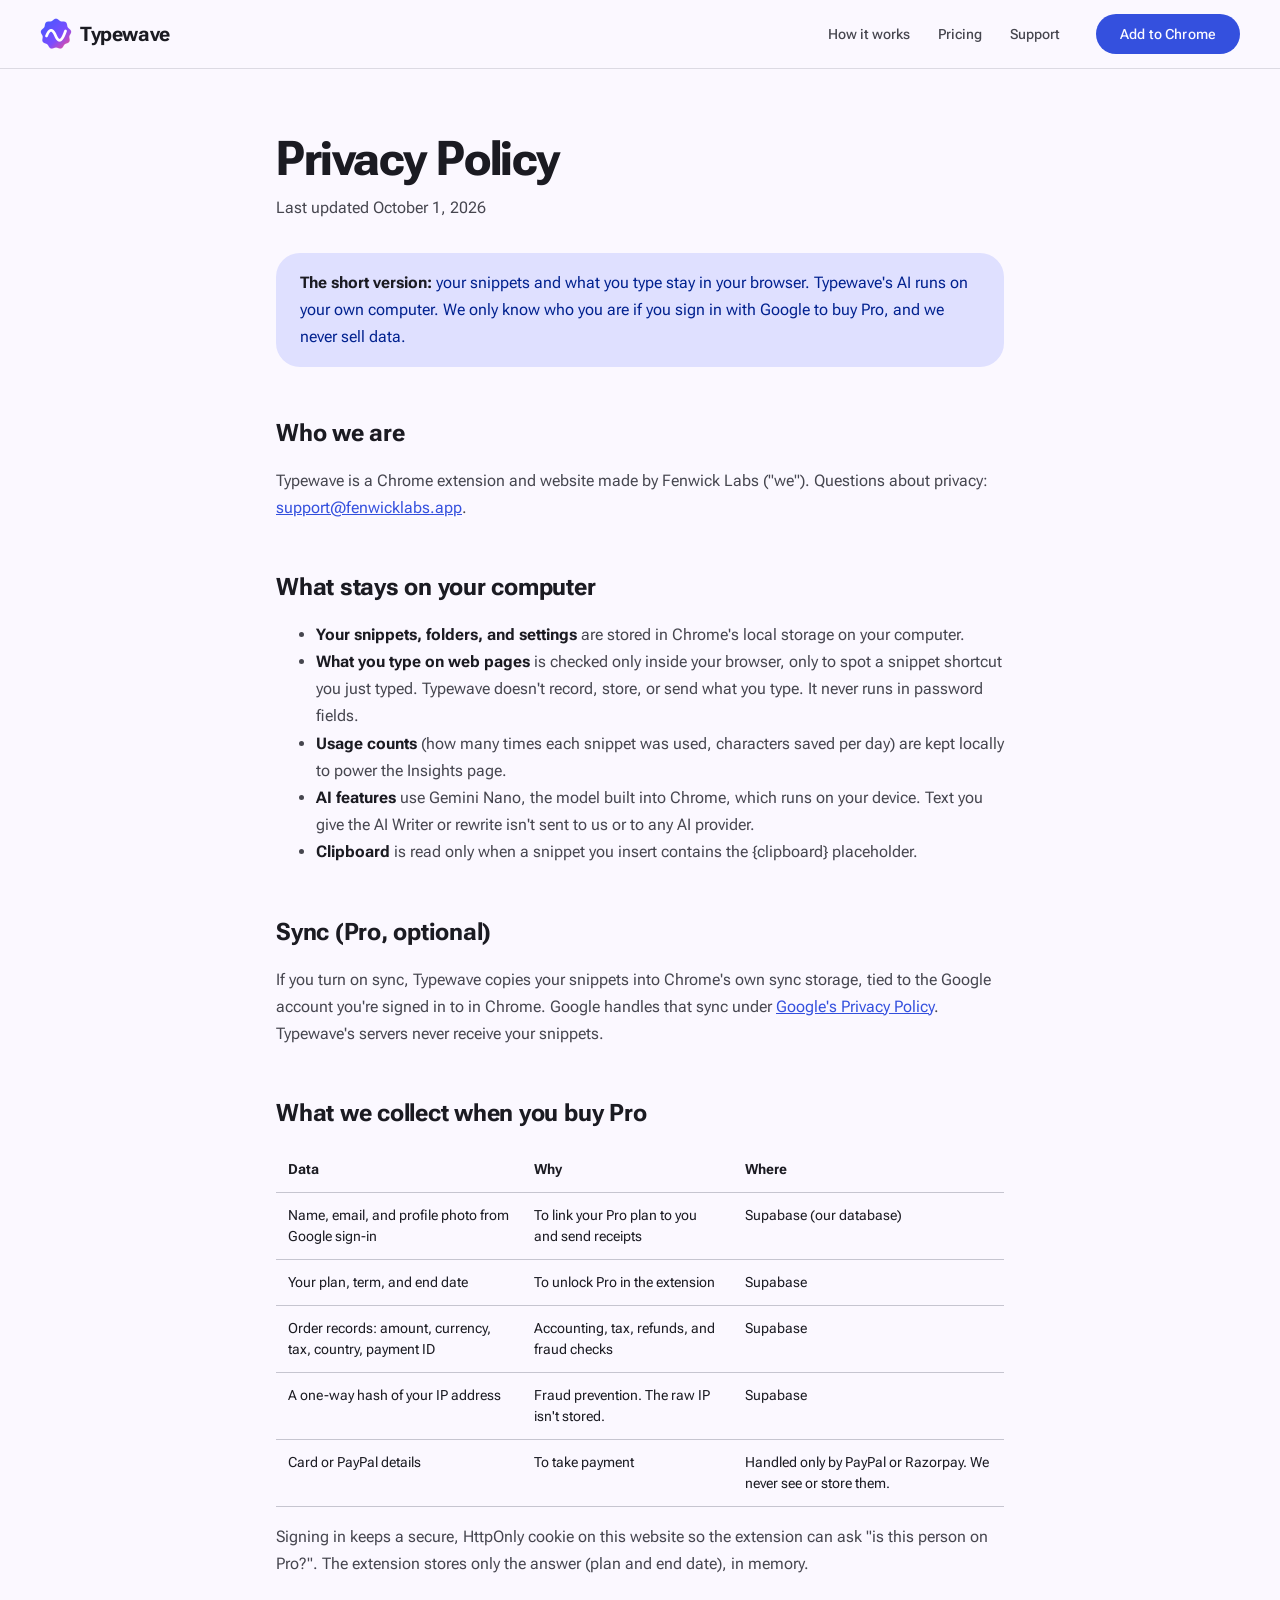
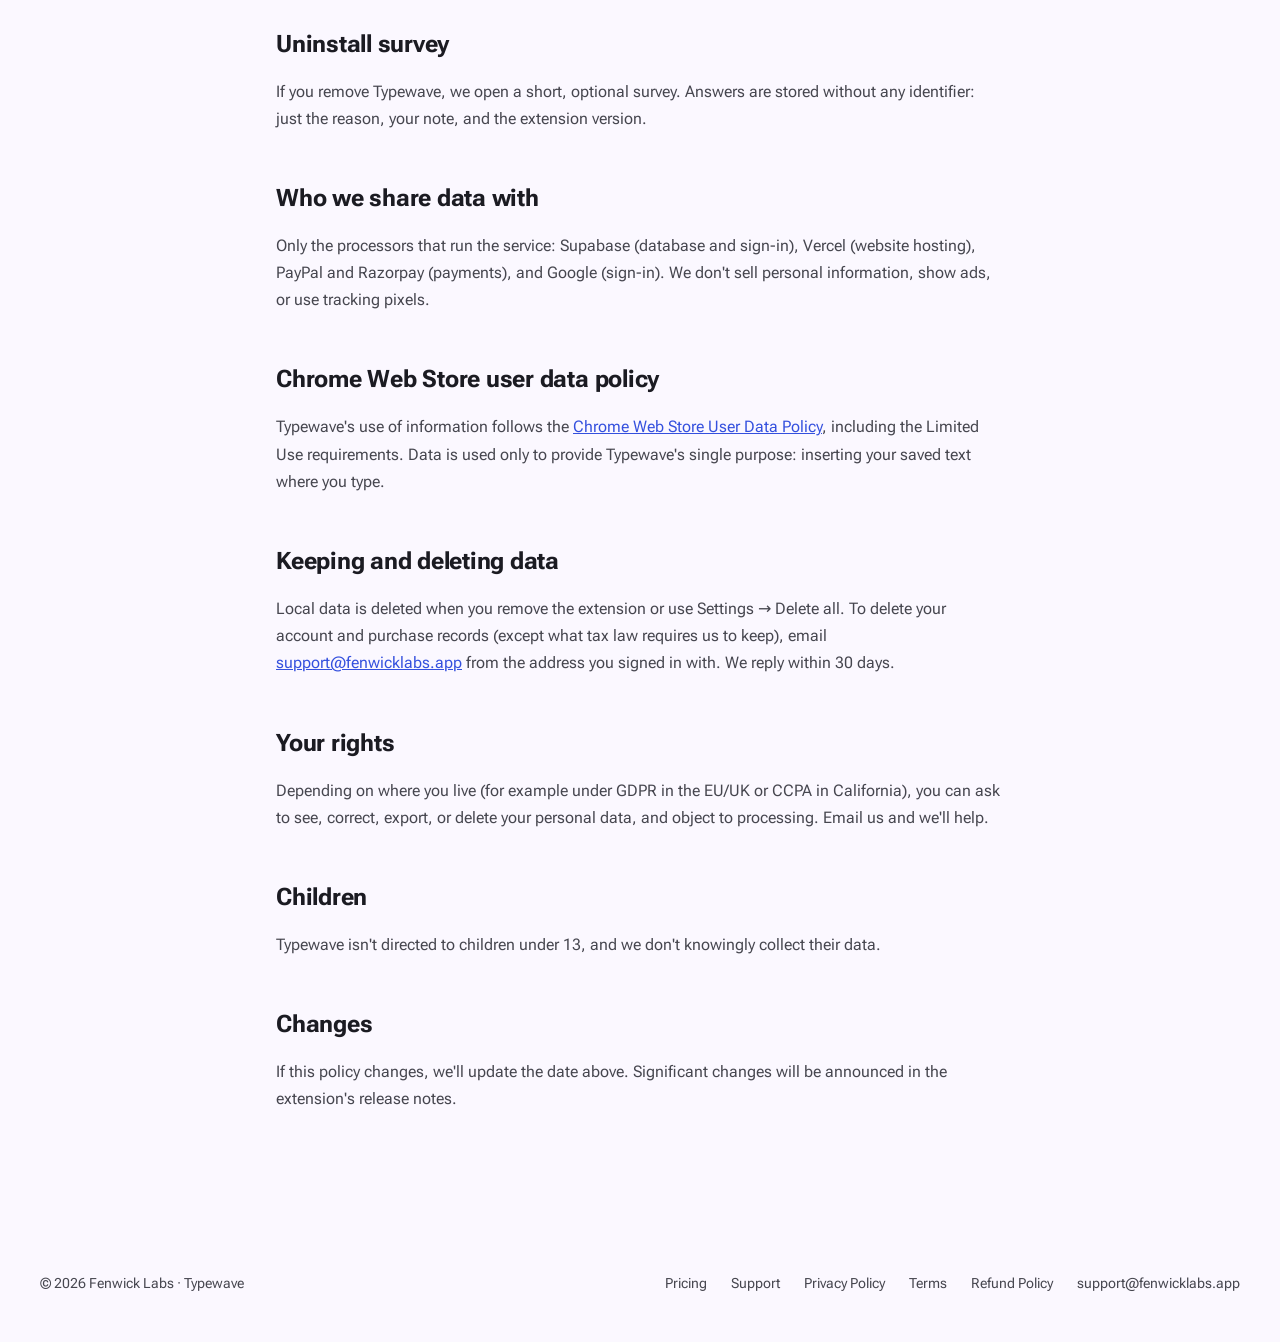
<file: privacy.html>
<!doctype html>
<html lang="en">
  <head>
    <meta charset="utf-8" />
    <meta name="viewport" content="width=device-width, initial-scale=1" />
    <title>Privacy Policy · Typewave</title>
    <meta name="description" content="How Typewave handles data: your snippets stay in your browser, AI runs on your device, and an account is only needed to buy Pro." />
    <meta name="robots" content="index, follow" />
    <link rel="canonical" href="https://typewave-fenwick.vercel.app/privacy.html" />
    <meta property="og:title" content="Privacy Policy · Typewave" />
    <meta property="og:description" content="How Typewave handles data: your snippets stay in your browser, AI runs on your device, and an account is only needed to buy Pro." />
    <meta property="og:image" content="https://typewave-fenwick.vercel.app/assets/og-image.png" />
    <meta name="theme-color" content="#3450de" />
    <link rel="icon" href="assets/favicon.png" />
    <link rel="stylesheet" href="css/tokens.css" />
    <link rel="stylesheet" href="css/m3.css" />
    <link rel="stylesheet" href="css/site.css" />
  </head>
  <body>
    <a class="skip-link" href="#main">Skip to content</a>
    <header class="site-header">
      <div class="wrap">
        <a class="brand" href="/"><img src="assets/logo.png" alt="" width="32" height="32" />Typewave</a>
        <nav class="nav" aria-label="Main">
          <a href="/#how">How it works</a>
          <a href="pricing.html">Pricing</a>
          <a href="support.html">Support</a>
        </nav>
        <a class="btn btn-filled" data-install href="#">Add to Chrome</a>
      </div>
    </header>
    <main id="main" class="doc">
      <h1>Privacy Policy</h1>
      <p class="updated">Last updated October 1, 2026</p>
      <div class="callout"><p><strong>The short version:</strong> your snippets and what you type stay in your browser. Typewave's AI runs on your own computer. We only know who you are if you sign in with Google to buy Pro, and we never sell data.</p></div>

      <h2>Who we are</h2>
      <p>Typewave is a Chrome extension and website made by Fenwick Labs ("we"). Questions about privacy: <a href="mailto:support@fenwicklabs.app">support@fenwicklabs.app</a>.</p>

      <h2>What stays on your computer</h2>
      <ul>
        <li><strong>Your snippets, folders, and settings</strong> are stored in Chrome's local storage on your computer.</li>
        <li><strong>What you type on web pages</strong> is checked only inside your browser, only to spot a snippet shortcut you just typed. Typewave doesn't record, store, or send what you type. It never runs in password fields.</li>
        <li><strong>Usage counts</strong> (how many times each snippet was used, characters saved per day) are kept locally to power the Insights page.</li>
        <li><strong>AI features</strong> use Gemini Nano, the model built into Chrome, which runs on your device. Text you give the AI Writer or rewrite isn't sent to us or to any AI provider.</li>
        <li><strong>Clipboard</strong> is read only when a snippet you insert contains the {clipboard} placeholder.</li>
      </ul>

      <h2>Sync (Pro, optional)</h2>
      <p>If you turn on sync, Typewave copies your snippets into Chrome's own sync storage, tied to the Google account you're signed in to in Chrome. Google handles that sync under <a href="https://policies.google.com/privacy" rel="noopener">Google's Privacy Policy</a>. Typewave's servers never receive your snippets.</p>

      <h2>What we collect when you buy Pro</h2>
      <table>
        <thead><tr><th>Data</th><th>Why</th><th>Where</th></tr></thead>
        <tbody>
          <tr><td>Name, email, and profile photo from Google sign-in</td><td>To link your Pro plan to you and send receipts</td><td>Supabase (our database)</td></tr>
          <tr><td>Your plan, term, and end date</td><td>To unlock Pro in the extension</td><td>Supabase</td></tr>
          <tr><td>Order records: amount, currency, tax, country, payment ID</td><td>Accounting, tax, refunds, and fraud checks</td><td>Supabase</td></tr>
          <tr><td>A one-way hash of your IP address</td><td>Fraud prevention. The raw IP isn't stored.</td><td>Supabase</td></tr>
          <tr><td>Card or PayPal details</td><td>To take payment</td><td>Handled only by PayPal or Razorpay. We never see or store them.</td></tr>
        </tbody>
      </table>
      <p>Signing in keeps a secure, HttpOnly cookie on this website so the extension can ask "is this person on Pro?". The extension stores only the answer (plan and end date), in memory.</p>

      <h2>Uninstall survey</h2>
      <p>If you remove Typewave, we open a short, optional survey. Answers are stored without any identifier: just the reason, your note, and the extension version.</p>

      <h2>Who we share data with</h2>
      <p>Only the processors that run the service: Supabase (database and sign-in), Vercel (website hosting), PayPal and Razorpay (payments), and Google (sign-in). We don't sell personal information, show ads, or use tracking pixels.</p>

      <h2>Chrome Web Store user data policy</h2>
      <p>Typewave's use of information follows the <a href="https://developer.chrome.com/docs/webstore/program-policies/limited-use" rel="noopener">Chrome Web Store User Data Policy</a>, including the Limited Use requirements. Data is used only to provide Typewave's single purpose: inserting your saved text where you type.</p>

      <h2>Keeping and deleting data</h2>
      <p>Local data is deleted when you remove the extension or use Settings → Delete all. To delete your account and purchase records (except what tax law requires us to keep), email <a href="mailto:support@fenwicklabs.app">support@fenwicklabs.app</a> from the address you signed in with. We reply within 30 days.</p>

      <h2>Your rights</h2>
      <p>Depending on where you live (for example under GDPR in the EU/UK or CCPA in California), you can ask to see, correct, export, or delete your personal data, and object to processing. Email us and we'll help.</p>

      <h2>Children</h2>
      <p>Typewave isn't directed to children under 13, and we don't knowingly collect their data.</p>

      <h2>Changes</h2>
      <p>If this policy changes, we'll update the date above. Significant changes will be announced in the extension's release notes.</p>
    </main>
    <footer class="site-footer">
      <div class="wrap">
        <span>© <span id="year">2026</span> Fenwick Labs · Typewave</span>
        <nav aria-label="Legal and support">
          <a href="pricing.html">Pricing</a>
          <a href="support.html">Support</a>
          <a href="privacy.html">Privacy Policy</a>
          <a href="terms.html">Terms</a>
          <a href="refund.html">Refund Policy</a>
          <a href="mailto:support@fenwicklabs.app">support@fenwicklabs.app</a>
        </nav>
      </div>
    </footer>
    <script src="js/site.js"></script>
  </body>
</html>
</file>
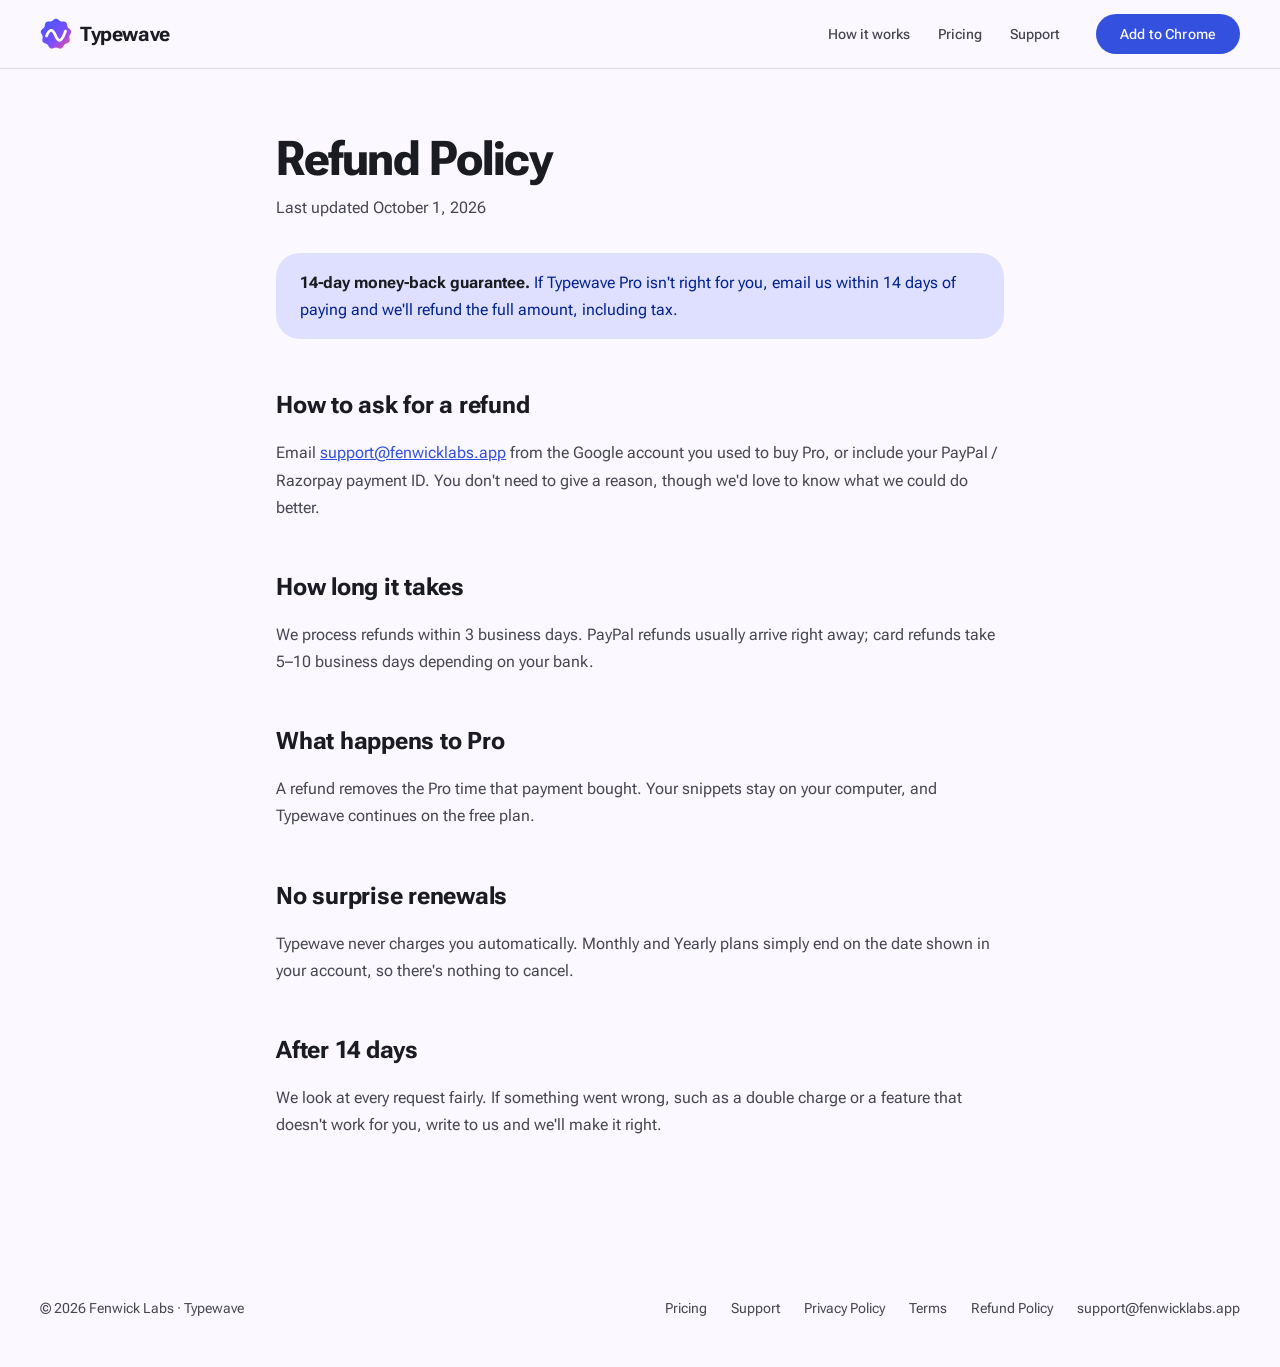
<file: refund.html>
<!doctype html>
<html lang="en">
  <head>
    <meta charset="utf-8" />
    <meta name="viewport" content="width=device-width, initial-scale=1" />
    <title>Refund Policy · Typewave</title>
    <meta name="description" content="Typewave Pro comes with a 14-day money-back guarantee. Nothing renews automatically." />
    <meta name="robots" content="index, follow" />
    <link rel="canonical" href="https://typewave-fenwick.vercel.app/refund.html" />
    <meta property="og:title" content="Refund Policy · Typewave" />
    <meta property="og:description" content="Typewave Pro comes with a 14-day money-back guarantee. Nothing renews automatically." />
    <meta property="og:image" content="https://typewave-fenwick.vercel.app/assets/og-image.png" />
    <meta name="theme-color" content="#3450de" />
    <link rel="icon" href="assets/favicon.png" />
    <link rel="stylesheet" href="css/tokens.css" />
    <link rel="stylesheet" href="css/m3.css" />
    <link rel="stylesheet" href="css/site.css" />
  </head>
  <body>
    <a class="skip-link" href="#main">Skip to content</a>
    <header class="site-header">
      <div class="wrap">
        <a class="brand" href="/"><img src="assets/logo.png" alt="" width="32" height="32" />Typewave</a>
        <nav class="nav" aria-label="Main">
          <a href="/#how">How it works</a>
          <a href="pricing.html">Pricing</a>
          <a href="support.html">Support</a>
        </nav>
        <a class="btn btn-filled" data-install href="#">Add to Chrome</a>
      </div>
    </header>
    <main id="main" class="doc">
      <h1>Refund Policy</h1>
      <p class="updated">Last updated October 1, 2026</p>
      <div class="callout"><p><strong>14-day money-back guarantee.</strong> If Typewave Pro isn't right for you, email us within 14 days of paying and we'll refund the full amount, including tax.</p></div>

      <h2>How to ask for a refund</h2>
      <p>Email <a href="mailto:support@fenwicklabs.app">support@fenwicklabs.app</a> from the Google account you used to buy Pro, or include your PayPal / Razorpay payment ID. You don't need to give a reason, though we'd love to know what we could do better.</p>

      <h2>How long it takes</h2>
      <p>We process refunds within 3 business days. PayPal refunds usually arrive right away; card refunds take 5–10 business days depending on your bank.</p>

      <h2>What happens to Pro</h2>
      <p>A refund removes the Pro time that payment bought. Your snippets stay on your computer, and Typewave continues on the free plan.</p>

      <h2>No surprise renewals</h2>
      <p>Typewave never charges you automatically. Monthly and Yearly plans simply end on the date shown in your account, so there's nothing to cancel.</p>

      <h2>After 14 days</h2>
      <p>We look at every request fairly. If something went wrong, such as a double charge or a feature that doesn't work for you, write to us and we'll make it right.</p>
    </main>
    <footer class="site-footer">
      <div class="wrap">
        <span>© <span id="year">2026</span> Fenwick Labs · Typewave</span>
        <nav aria-label="Legal and support">
          <a href="pricing.html">Pricing</a>
          <a href="support.html">Support</a>
          <a href="privacy.html">Privacy Policy</a>
          <a href="terms.html">Terms</a>
          <a href="refund.html">Refund Policy</a>
          <a href="mailto:support@fenwicklabs.app">support@fenwicklabs.app</a>
        </nav>
      </div>
    </footer>
    <script src="js/site.js"></script>
  </body>
</html>
</file>
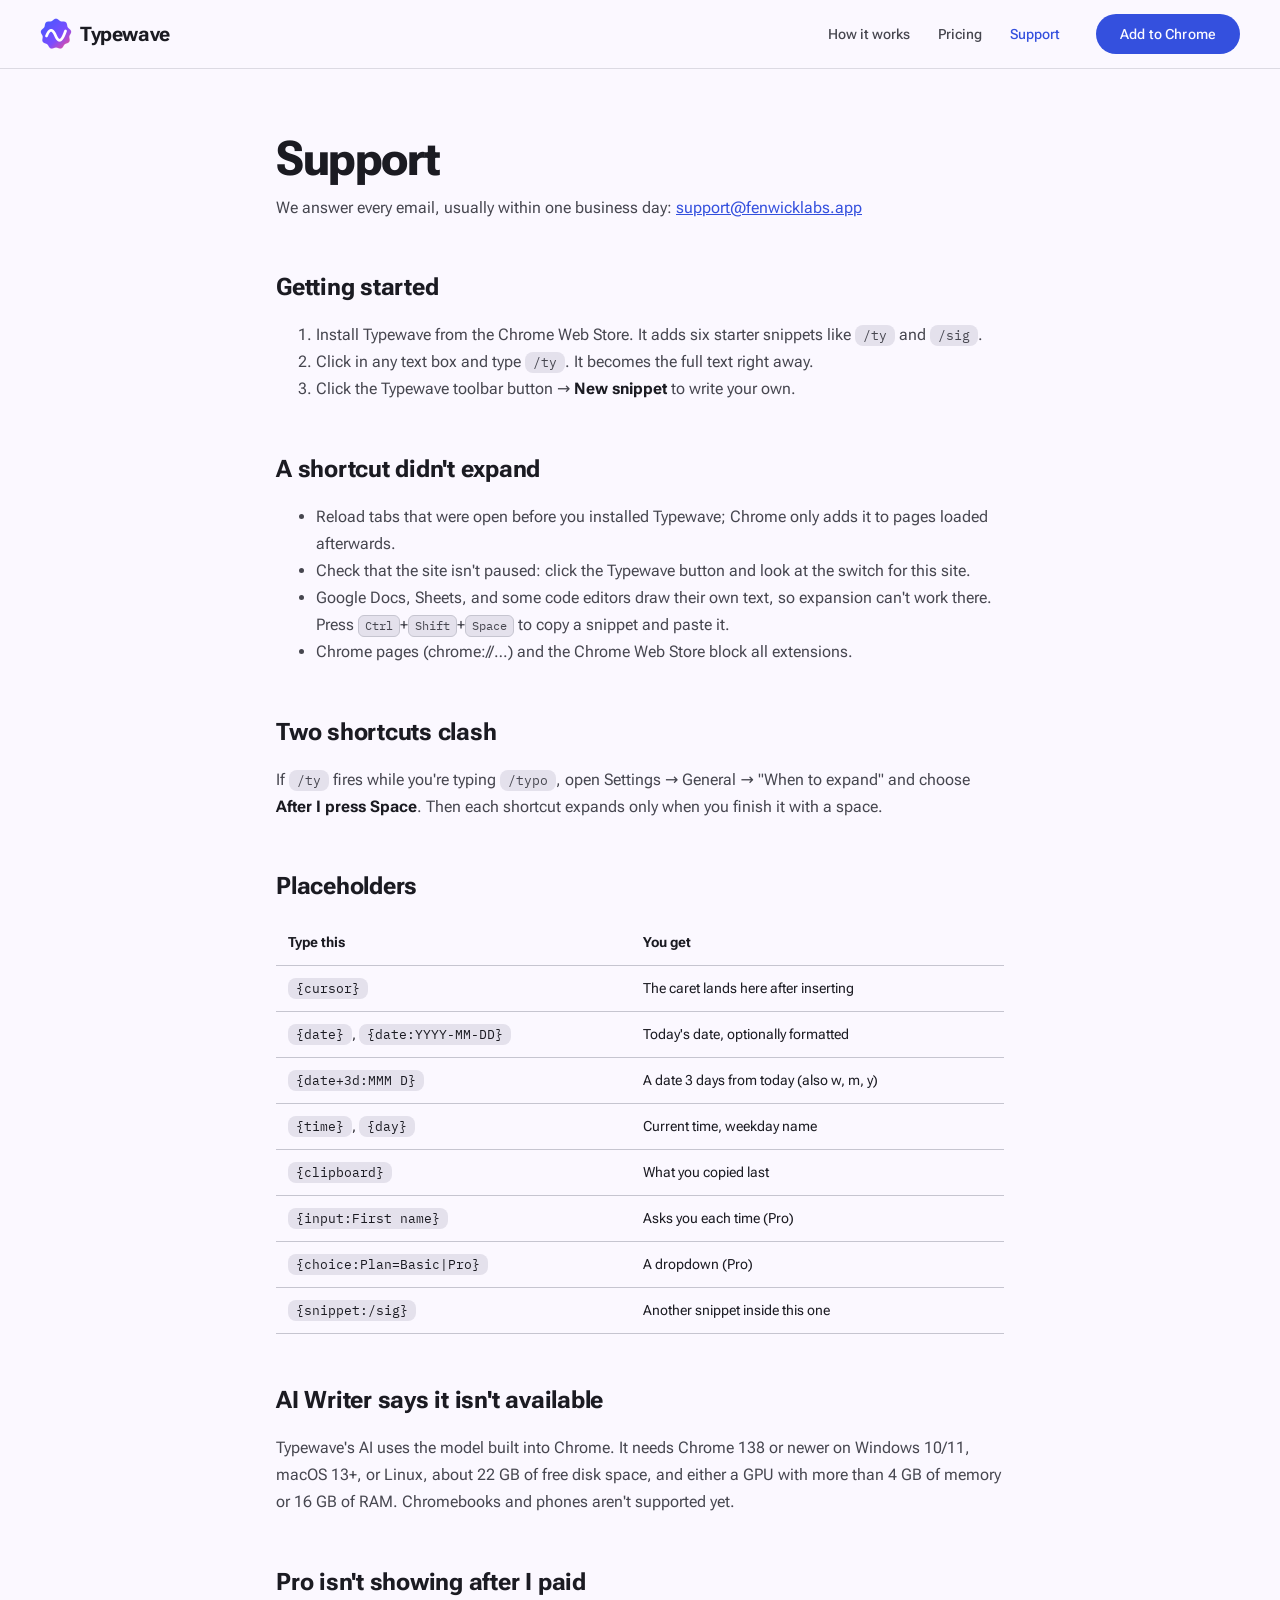
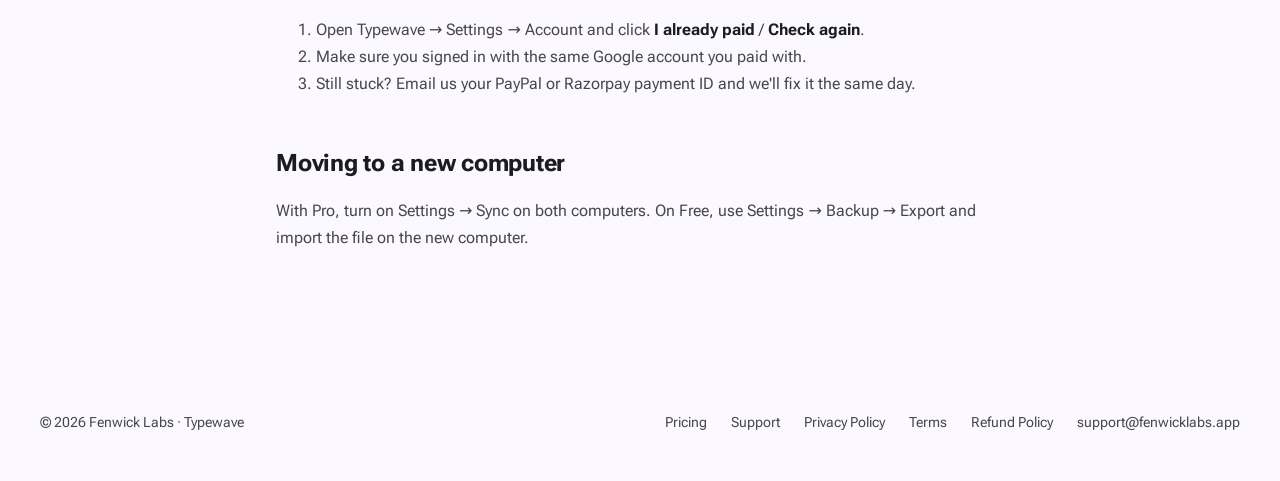
<file: support.html>
<!doctype html>
<html lang="en">
  <head>
    <meta charset="utf-8" />
    <meta name="viewport" content="width=device-width, initial-scale=1" />
    <title>Support · Typewave</title>
    <meta name="description" content="Help with Typewave: setup, shortcuts, fill-in fields, AI, sync, billing, and contact." />
    <meta name="robots" content="index, follow" />
    <link rel="canonical" href="https://typewave-fenwick.vercel.app/support.html" />
    <meta property="og:title" content="Support · Typewave" />
    <meta property="og:description" content="Help with Typewave: setup, shortcuts, fill-in fields, AI, sync, billing, and contact." />
    <meta property="og:image" content="https://typewave-fenwick.vercel.app/assets/og-image.png" />
    <meta name="theme-color" content="#3450de" />
    <link rel="icon" href="assets/favicon.png" />
    <link rel="stylesheet" href="css/tokens.css" />
    <link rel="stylesheet" href="css/m3.css" />
    <link rel="stylesheet" href="css/site.css" />
  </head>
  <body>
    <a class="skip-link" href="#main">Skip to content</a>
    <header class="site-header">
      <div class="wrap">
        <a class="brand" href="/"><img src="assets/logo.png" alt="" width="32" height="32" />Typewave</a>
        <nav class="nav" aria-label="Main">
          <a href="/#how">How it works</a>
          <a href="pricing.html">Pricing</a>
          <a href="support.html" aria-current="page">Support</a>
        </nav>
        <a class="btn btn-filled" data-install href="#">Add to Chrome</a>
      </div>
    </header>
    <main id="main" class="doc">
      <h1>Support</h1>
      <p class="updated">We answer every email, usually within one business day: <a href="mailto:support@fenwicklabs.app">support@fenwicklabs.app</a></p>

      <h2>Getting started</h2>
      <ol>
        <li>Install Typewave from the Chrome Web Store. It adds six starter snippets like <code class="tag">/ty</code> and <code class="tag">/sig</code>.</li>
        <li>Click in any text box and type <code class="tag">/ty</code>. It becomes the full text right away.</li>
        <li>Click the Typewave toolbar button → <strong>New snippet</strong> to write your own.</li>
      </ol>

      <h2>A shortcut didn't expand</h2>
      <ul>
        <li>Reload tabs that were open before you installed Typewave; Chrome only adds it to pages loaded afterwards.</li>
        <li>Check that the site isn't paused: click the Typewave button and look at the switch for this site.</li>
        <li>Google Docs, Sheets, and some code editors draw their own text, so expansion can't work there. Press <kbd>Ctrl</kbd>+<kbd>Shift</kbd>+<kbd>Space</kbd> to copy a snippet and paste it.</li>
        <li>Chrome pages (chrome://…) and the Chrome Web Store block all extensions.</li>
      </ul>

      <h2>Two shortcuts clash</h2>
      <p>If <code class="tag">/ty</code> fires while you're typing <code class="tag">/typo</code>, open Settings → General → "When to expand" and choose <strong>After I press Space</strong>. Then each shortcut expands only when you finish it with a space.</p>

      <h2>Placeholders</h2>
      <table>
        <thead><tr><th>Type this</th><th>You get</th></tr></thead>
        <tbody>
          <tr><td><code class="tag">{cursor}</code></td><td>The caret lands here after inserting</td></tr>
          <tr><td><code class="tag">{date}</code>, <code class="tag">{date:YYYY-MM-DD}</code></td><td>Today's date, optionally formatted</td></tr>
          <tr><td><code class="tag">{date+3d:MMM D}</code></td><td>A date 3 days from today (also w, m, y)</td></tr>
          <tr><td><code class="tag">{time}</code>, <code class="tag">{day}</code></td><td>Current time, weekday name</td></tr>
          <tr><td><code class="tag">{clipboard}</code></td><td>What you copied last</td></tr>
          <tr><td><code class="tag">{input:First name}</code></td><td>Asks you each time (Pro)</td></tr>
          <tr><td><code class="tag">{choice:Plan=Basic|Pro}</code></td><td>A dropdown (Pro)</td></tr>
          <tr><td><code class="tag">{snippet:/sig}</code></td><td>Another snippet inside this one</td></tr>
        </tbody>
      </table>

      <h2>AI Writer says it isn't available</h2>
      <p>Typewave's AI uses the model built into Chrome. It needs Chrome 138 or newer on Windows 10/11, macOS 13+, or Linux, about 22 GB of free disk space, and either a GPU with more than 4 GB of memory or 16 GB of RAM. Chromebooks and phones aren't supported yet.</p>

      <h2>Pro isn't showing after I paid</h2>
      <ol>
        <li>Open Typewave → Settings → Account and click <strong>I already paid</strong> / <strong>Check again</strong>.</li>
        <li>Make sure you signed in with the same Google account you paid with.</li>
        <li>Still stuck? Email us your PayPal or Razorpay payment ID and we'll fix it the same day.</li>
      </ol>

      <h2>Moving to a new computer</h2>
      <p>With Pro, turn on Settings → Sync on both computers. On Free, use Settings → Backup → Export and import the file on the new computer.</p>
    </main>
    <footer class="site-footer">
      <div class="wrap">
        <span>© <span id="year">2026</span> Fenwick Labs · Typewave</span>
        <nav aria-label="Legal and support">
          <a href="pricing.html">Pricing</a>
          <a href="support.html">Support</a>
          <a href="privacy.html">Privacy Policy</a>
          <a href="terms.html">Terms</a>
          <a href="refund.html">Refund Policy</a>
          <a href="mailto:support@fenwicklabs.app">support@fenwicklabs.app</a>
        </nav>
      </div>
    </footer>
    <script src="js/site.js"></script>
  </body>
</html>
</file>
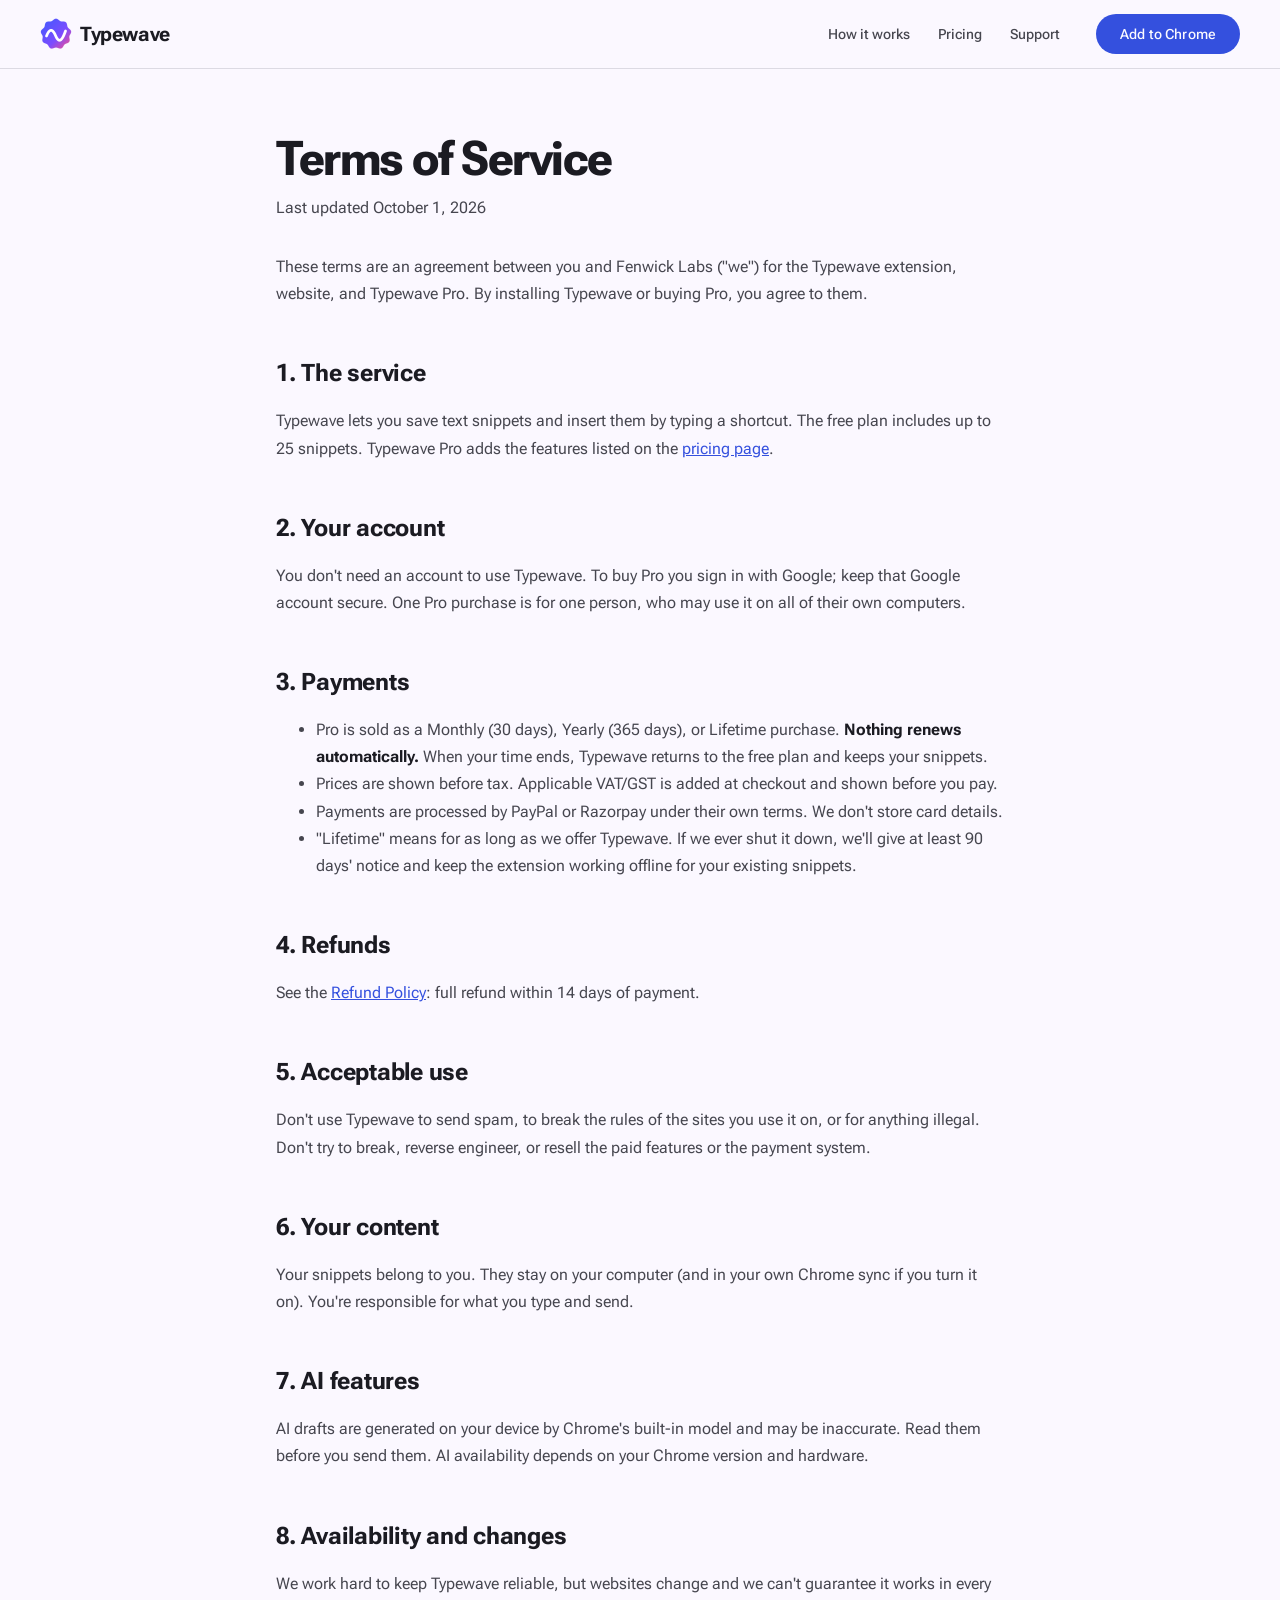
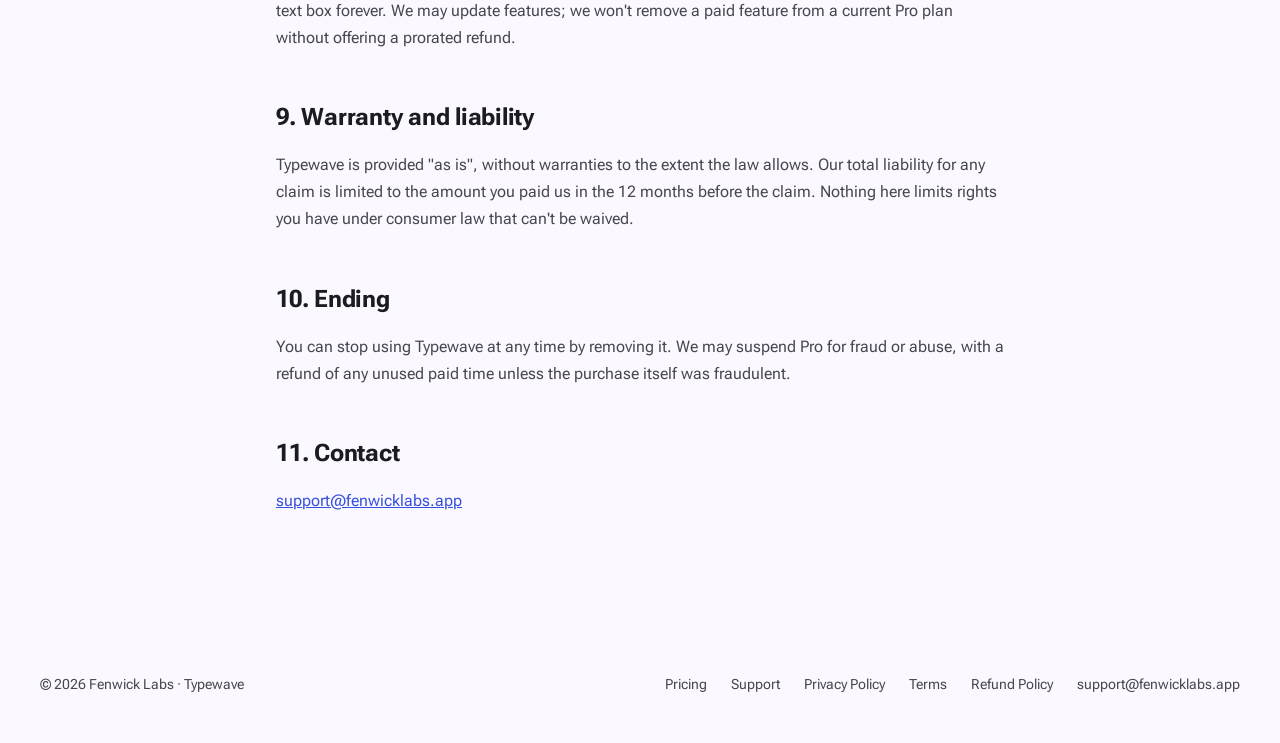
<file: terms.html>
<!doctype html>
<html lang="en">
  <head>
    <meta charset="utf-8" />
    <meta name="viewport" content="width=device-width, initial-scale=1" />
    <title>Terms of Service · Typewave</title>
    <meta name="description" content="The terms for using the Typewave Chrome extension and buying Typewave Pro." />
    <meta name="robots" content="index, follow" />
    <link rel="canonical" href="https://typewave-fenwick.vercel.app/terms.html" />
    <meta property="og:title" content="Terms of Service · Typewave" />
    <meta property="og:description" content="The terms for using the Typewave Chrome extension and buying Typewave Pro." />
    <meta property="og:image" content="https://typewave-fenwick.vercel.app/assets/og-image.png" />
    <meta name="theme-color" content="#3450de" />
    <link rel="icon" href="assets/favicon.png" />
    <link rel="stylesheet" href="css/tokens.css" />
    <link rel="stylesheet" href="css/m3.css" />
    <link rel="stylesheet" href="css/site.css" />
  </head>
  <body>
    <a class="skip-link" href="#main">Skip to content</a>
    <header class="site-header">
      <div class="wrap">
        <a class="brand" href="/"><img src="assets/logo.png" alt="" width="32" height="32" />Typewave</a>
        <nav class="nav" aria-label="Main">
          <a href="/#how">How it works</a>
          <a href="pricing.html">Pricing</a>
          <a href="support.html">Support</a>
        </nav>
        <a class="btn btn-filled" data-install href="#">Add to Chrome</a>
      </div>
    </header>
    <main id="main" class="doc">
      <h1>Terms of Service</h1>
      <p class="updated">Last updated October 1, 2026</p>
      <p>These terms are an agreement between you and Fenwick Labs ("we") for the Typewave extension, website, and Typewave Pro. By installing Typewave or buying Pro, you agree to them.</p>

      <h2>1. The service</h2>
      <p>Typewave lets you save text snippets and insert them by typing a shortcut. The free plan includes up to 25 snippets. Typewave Pro adds the features listed on the <a href="pricing.html">pricing page</a>.</p>

      <h2>2. Your account</h2>
      <p>You don't need an account to use Typewave. To buy Pro you sign in with Google; keep that Google account secure. One Pro purchase is for one person, who may use it on all of their own computers.</p>

      <h2>3. Payments</h2>
      <ul>
        <li>Pro is sold as a Monthly (30 days), Yearly (365 days), or Lifetime purchase. <strong>Nothing renews automatically.</strong> When your time ends, Typewave returns to the free plan and keeps your snippets.</li>
        <li>Prices are shown before tax. Applicable VAT/GST is added at checkout and shown before you pay.</li>
        <li>Payments are processed by PayPal or Razorpay under their own terms. We don't store card details.</li>
        <li>"Lifetime" means for as long as we offer Typewave. If we ever shut it down, we'll give at least 90 days' notice and keep the extension working offline for your existing snippets.</li>
      </ul>

      <h2>4. Refunds</h2>
      <p>See the <a href="refund.html">Refund Policy</a>: full refund within 14 days of payment.</p>

      <h2>5. Acceptable use</h2>
      <p>Don't use Typewave to send spam, to break the rules of the sites you use it on, or for anything illegal. Don't try to break, reverse engineer, or resell the paid features or the payment system.</p>

      <h2>6. Your content</h2>
      <p>Your snippets belong to you. They stay on your computer (and in your own Chrome sync if you turn it on). You're responsible for what you type and send.</p>

      <h2>7. AI features</h2>
      <p>AI drafts are generated on your device by Chrome's built-in model and may be inaccurate. Read them before you send them. AI availability depends on your Chrome version and hardware.</p>

      <h2>8. Availability and changes</h2>
      <p>We work hard to keep Typewave reliable, but websites change and we can't guarantee it works in every text box forever. We may update features; we won't remove a paid feature from a current Pro plan without offering a prorated refund.</p>

      <h2>9. Warranty and liability</h2>
      <p>Typewave is provided "as is", without warranties to the extent the law allows. Our total liability for any claim is limited to the amount you paid us in the 12 months before the claim. Nothing here limits rights you have under consumer law that can't be waived.</p>

      <h2>10. Ending</h2>
      <p>You can stop using Typewave at any time by removing it. We may suspend Pro for fraud or abuse, with a refund of any unused paid time unless the purchase itself was fraudulent.</p>

      <h2>11. Contact</h2>
      <p><a href="mailto:support@fenwicklabs.app">support@fenwicklabs.app</a></p>
    </main>
    <footer class="site-footer">
      <div class="wrap">
        <span>© <span id="year">2026</span> Fenwick Labs · Typewave</span>
        <nav aria-label="Legal and support">
          <a href="pricing.html">Pricing</a>
          <a href="support.html">Support</a>
          <a href="privacy.html">Privacy Policy</a>
          <a href="terms.html">Terms</a>
          <a href="refund.html">Refund Policy</a>
          <a href="mailto:support@fenwicklabs.app">support@fenwicklabs.app</a>
        </nav>
      </div>
    </footer>
    <script src="js/site.js"></script>
  </body>
</html>
</file>
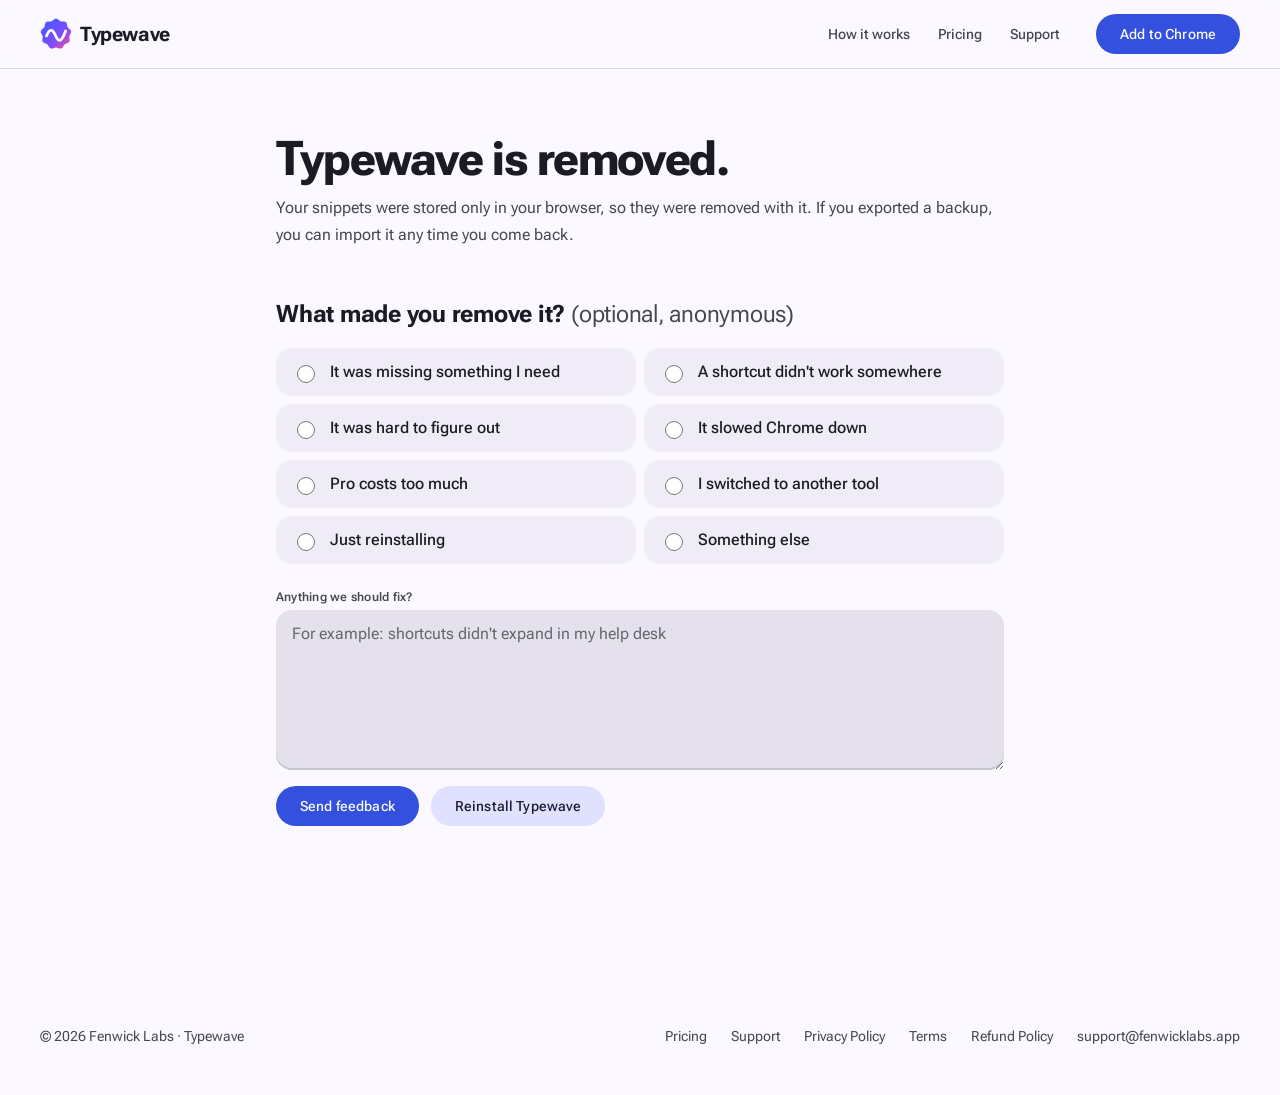
<file: uninstall.html>
<!doctype html>
<html lang="en">
  <head>
    <meta charset="utf-8" />
    <meta name="viewport" content="width=device-width, initial-scale=1" />
    <title>Typewave removed · Typewave</title>
    <meta name="description" content="Typewave was removed. Tell us what we could do better." />
    <meta name="robots" content="noindex, nofollow" />
    <link rel="canonical" href="https://typewave-fenwick.vercel.app/uninstall.html" />
    <meta property="og:title" content="Typewave removed · Typewave" />
    <meta property="og:description" content="Typewave was removed. Tell us what we could do better." />
    <meta property="og:image" content="https://typewave-fenwick.vercel.app/assets/og-image.png" />
    <meta name="theme-color" content="#3450de" />
    <link rel="icon" href="assets/favicon.png" />
    <link rel="stylesheet" href="css/tokens.css" />
    <link rel="stylesheet" href="css/m3.css" />
    <link rel="stylesheet" href="css/site.css" />
  </head>
  <body>
    <a class="skip-link" href="#main">Skip to content</a>
    <header class="site-header">
      <div class="wrap">
        <a class="brand" href="/"><img src="assets/logo.png" alt="" width="32" height="32" />Typewave</a>
        <nav class="nav" aria-label="Main">
          <a href="/#how">How it works</a>
          <a href="pricing.html">Pricing</a>
          <a href="support.html">Support</a>
        </nav>
        <a class="btn btn-filled" data-install href="#">Add to Chrome</a>
      </div>
    </header>
    <main id="main" class="doc">
      <h1>Typewave is removed.</h1>
      <p class="updated">Your snippets were stored only in your browser, so they were removed with it. If you exported a backup, you can import it any time you come back.</p>

      <form id="feedbackForm">
        <h2 id="reasonHeading">What made you remove it? <span style="font-weight:400;color:var(--on-surface-variant)">(optional, anonymous)</span></h2>
        <div class="reason-grid" role="radiogroup" aria-labelledby="reasonHeading">
          <label><input type="radio" name="reason" value="missing-feature" /> It was missing something I need</label>
          <label><input type="radio" name="reason" value="bug" /> A shortcut didn't work somewhere</label>
          <label><input type="radio" name="reason" value="confusing" /> It was hard to figure out</label>
          <label><input type="radio" name="reason" value="too-slow" /> It slowed Chrome down</label>
          <label><input type="radio" name="reason" value="pricing" /> Pro costs too much</label>
          <label><input type="radio" name="reason" value="switched" /> I switched to another tool</label>
          <label><input type="radio" name="reason" value="temporary" /> Just reinstalling</label>
          <label><input type="radio" name="reason" value="other" /> Something else</label>
        </div>
        <div class="field">
          <label for="detail">Anything we should fix?</label>
          <textarea id="detail" class="textarea" maxlength="1000" placeholder="For example: shortcuts didn't expand in my help desk"></textarea>
        </div>
        <div class="cta-row" style="margin-top:16px">
          <button class="btn btn-filled" type="submit" id="sendBtn">Send feedback</button>
          <a class="btn btn-tonal" data-install href="#">Reinstall Typewave</a>
        </div>
        <p class="form-status" id="formStatus" role="status"></p>
      </form>
    </main>
    <footer class="site-footer">
      <div class="wrap">
        <span>© <span id="year">2026</span> Fenwick Labs · Typewave</span>
        <nav aria-label="Legal and support">
          <a href="pricing.html">Pricing</a>
          <a href="support.html">Support</a>
          <a href="privacy.html">Privacy Policy</a>
          <a href="terms.html">Terms</a>
          <a href="refund.html">Refund Policy</a>
          <a href="mailto:support@fenwicklabs.app">support@fenwicklabs.app</a>
        </nav>
      </div>
    </footer>
    <script src="js/site.js"></script>
    <script src="js/uninstall.js"></script>
  </body>
</html>
</file>
<file: css/tokens.css>
/* Typewave design tokens — Material You ("Tide & Coral"), shared by the extension and the website.
   Seed: electric ultramarine #3D5AFE (speed, typing energy). Accent: coral, used sparingly.
   Radius philosophy: ROUND everywhere (M3 full / extra-large). Grid: 4/8px. */

@font-face {
  font-family: "Roboto Flex";
  src: url("../fonts/roboto-flex-latin.woff2") format("woff2");
  font-weight: 100 1000;
  font-display: swap;
}
@font-face {
  font-family: "Plex Mono";
  src: url("../fonts/ibm-plex-mono-400.woff2") format("woff2");
  font-weight: 400;
  font-display: swap;
}

:root {
  color-scheme: light;
  /* Primary — ultramarine tonal scale */
  --tw-primary-10: #000f5c;
  --tw-primary-20: #00218f;
  --tw-primary-30: #1a37c4;
  --tw-primary-40: #3450de;
  --tw-primary-50: #536cf7;
  --tw-primary-60: #7389ff;
  --tw-primary-70: #98a6ff;
  --tw-primary-80: #bcc3ff;
  --tw-primary-90: #dfe0ff;
  --tw-primary-95: #f0efff;
  --tw-primary-99: #fffbff;
  /* Neutral (slightly blue-tinted, never pure black/white) */
  --tw-neutral-6: #121319;
  --tw-neutral-10: #1b1b22;
  --tw-neutral-12: #1f1f26;
  --tw-neutral-17: #292931;
  --tw-neutral-22: #34343c;
  --tw-neutral-30: #46464f;
  --tw-neutral-50: #767680;
  --tw-neutral-80: #c6c5d0;
  --tw-neutral-90: #e4e1ec;
  --tw-neutral-94: #efecf7;
  --tw-neutral-96: #f5f2fd;
  --tw-neutral-98: #fbf8ff;

  /* Semantic roles (light) */
  --primary: #3450de;
  --on-primary: #fbfaff;
  --primary-container: #dfe0ff;
  --on-primary-container: #00218f;
  --secondary: #5a5d78;
  --secondary-container: #e0e0ff;
  --on-secondary-container: #171a31;
  --tertiary: #b0245a;
  --on-tertiary: #fff8f9;
  --tertiary-container: #ffd9e2;
  --on-tertiary-container: #3f0019;
  --surface: #fbf8ff;
  --surface-dim: #dbd9e3;
  --surface-container-lowest: #fefcff;
  --surface-container-low: #f5f2fd;
  --surface-container: #efecf7;
  --surface-container-high: #e9e7f1;
  --surface-container-highest: #e4e1ec;
  --on-surface: #1b1b22;
  --on-surface-variant: #46464f;
  --outline: #767680;
  --outline-variant: #c6c5d0;
  --inverse-surface: #303038;
  --inverse-on-surface: #f2effa;
  --success: #1b6d3f;
  --success-container: #a6f4bb;
  --on-success-container: #00210e;
  --warning: #7a5900;
  --warning-container: #ffdf9e;
  --on-warning-container: #261a00;
  --danger: #ba1a1a;
  --danger-container: #ffdad6;
  --on-danger-container: #410002;
  --scrim: rgba(18, 19, 25, 0.42);

  /* Wave gradient (the signature) */
  --wave-a: #536cf7;
  --wave-b: #8b5cf6;
  --wave-c: #ff5c8a;

  /* Type */
  --font: "Roboto Flex", Roboto, "Segoe UI", system-ui, sans-serif;
  --mono: "Plex Mono", "IBM Plex Mono", ui-monospace, Consolas, monospace;
  --fs-12: 12px;
  --fs-14: 14px;
  --fs-16: 16px;
  --fs-20: 20px;
  --fs-24: 24px;
  --fs-32: 32px;
  --fs-40: 40px;
  --fs-56: 56px;

  /* Spacing (4/8 grid) */
  --s-4: 4px;
  --s-8: 8px;
  --s-12: 12px;
  --s-16: 16px;
  --s-24: 24px;
  --s-32: 32px;
  --s-48: 48px;
  --s-64: 64px;

  /* Shape — round */
  --r-sm: 12px;
  --r-md: 16px;
  --r-lg: 24px;
  --r-xl: 32px;
  --r-full: 999px;

  /* Elevation (layered, subtle) */
  --e-1: 0 1px 2px rgba(20, 22, 60, 0.08), 0 1px 3px 1px rgba(20, 22, 60, 0.05);
  --e-2: 0 1px 2px rgba(20, 22, 60, 0.1), 0 2px 6px 2px rgba(20, 22, 60, 0.06);
  --e-3: 0 4px 8px 3px rgba(20, 22, 60, 0.08), 0 1px 3px rgba(20, 22, 60, 0.1);
  --e-4: 0 6px 10px 4px rgba(20, 22, 60, 0.09), 0 2px 3px rgba(20, 22, 60, 0.12);
  --e-5: 0 8px 12px 6px rgba(20, 22, 60, 0.1), 0 4px 4px rgba(20, 22, 60, 0.12);

  /* Motion (M3 expressive easing) */
  --duration-fast: 120ms;
  --duration-base: 200ms;
  --duration-slow: 320ms;
  --ease: cubic-bezier(0.2, 0, 0, 1);
  --ease-out: cubic-bezier(0.05, 0.7, 0.1, 1);
  --spring: cubic-bezier(0.34, 1.56, 0.64, 1);
}

@media (prefers-color-scheme: dark) {
  :root:not([data-theme="light"]) {
    color-scheme: dark;
    --primary: #bcc3ff;
    --on-primary: #002391;
    --primary-container: #1a37c4;
    --on-primary-container: #dfe0ff;
    --secondary: #c3c4e4;
    --secondary-container: #42455f;
    --on-secondary-container: #e0e0ff;
    --tertiary: #ffb1c6;
    --on-tertiary: #65002d;
    --tertiary-container: #8e0a43;
    --on-tertiary-container: #ffd9e2;
    --surface: #121319;
    --surface-dim: #121319;
    --surface-container-lowest: #0d0e14;
    --surface-container-low: #1b1b22;
    --surface-container: #1f1f26;
    --surface-container-high: #292931;
    --surface-container-highest: #34343c;
    --on-surface: #e4e1ec;
    --on-surface-variant: #c6c5d0;
    --outline: #90909a;
    --outline-variant: #46464f;
    --inverse-surface: #e4e1ec;
    --inverse-on-surface: #303038;
    --success: #8bd7a0;
    --success-container: #00522b;
    --on-success-container: #a6f4bb;
    --warning: #f2c048;
    --warning-container: #5c4300;
    --on-warning-container: #ffdf9e;
    --danger: #ffb4ab;
    --danger-container: #93000a;
    --on-danger-container: #ffdad6;
    --scrim: rgba(0, 0, 0, 0.56);
    --wave-a: #7389ff;
    --wave-b: #a78bfa;
    --wave-c: #ff85a6;
    --e-1: 0 1px 2px rgba(0, 0, 0, 0.3), 0 1px 3px 1px rgba(0, 0, 0, 0.15);
    --e-2: 0 1px 2px rgba(0, 0, 0, 0.3), 0 2px 6px 2px rgba(0, 0, 0, 0.15);
    --e-3: 0 4px 8px 3px rgba(0, 0, 0, 0.15), 0 1px 3px rgba(0, 0, 0, 0.3);
    --e-4: 0 6px 10px 4px rgba(0, 0, 0, 0.15), 0 2px 3px rgba(0, 0, 0, 0.3);
    --e-5: 0 8px 12px 6px rgba(0, 0, 0, 0.15), 0 4px 4px rgba(0, 0, 0, 0.3);
  }
}
:root[data-theme="dark"] {
  color-scheme: dark;
  --primary: #bcc3ff;
  --on-primary: #002391;
  --primary-container: #1a37c4;
  --on-primary-container: #dfe0ff;
  --secondary: #c3c4e4;
  --secondary-container: #42455f;
  --on-secondary-container: #e0e0ff;
  --tertiary: #ffb1c6;
  --on-tertiary: #65002d;
  --tertiary-container: #8e0a43;
  --on-tertiary-container: #ffd9e2;
  --surface: #121319;
  --surface-dim: #121319;
  --surface-container-lowest: #0d0e14;
  --surface-container-low: #1b1b22;
  --surface-container: #1f1f26;
  --surface-container-high: #292931;
  --surface-container-highest: #34343c;
  --on-surface: #e4e1ec;
  --on-surface-variant: #c6c5d0;
  --outline: #90909a;
  --outline-variant: #46464f;
  --inverse-surface: #e4e1ec;
  --inverse-on-surface: #303038;
  --success: #8bd7a0;
  --success-container: #00522b;
  --on-success-container: #a6f4bb;
  --warning: #f2c048;
  --warning-container: #5c4300;
  --on-warning-container: #ffdf9e;
  --danger: #ffb4ab;
  --danger-container: #93000a;
  --on-danger-container: #ffdad6;
  --scrim: rgba(0, 0, 0, 0.56);
  --wave-a: #7389ff;
  --wave-b: #a78bfa;
  --wave-c: #ff85a6;
  --e-1: 0 1px 2px rgba(0, 0, 0, 0.3), 0 1px 3px 1px rgba(0, 0, 0, 0.15);
  --e-2: 0 1px 2px rgba(0, 0, 0, 0.3), 0 2px 6px 2px rgba(0, 0, 0, 0.15);
  --e-3: 0 4px 8px 3px rgba(0, 0, 0, 0.15), 0 1px 3px rgba(0, 0, 0, 0.3);
  --e-4: 0 6px 10px 4px rgba(0, 0, 0, 0.15), 0 2px 3px rgba(0, 0, 0, 0.3);
  --e-5: 0 8px 12px 6px rgba(0, 0, 0, 0.15), 0 4px 4px rgba(0, 0, 0, 0.3);
}
</file>
<file: css/m3.css>
/* Typewave M3 components: buttons, fields, chips, switch, cards, dialog, snackbar, wave visuals.
   Every interactive element has hover / active / focus-visible / disabled states. */

*,
*::before,
*::after {
  box-sizing: border-box;
}

html,
body {
  margin: 0;
  background: var(--surface);
  color: var(--on-surface);
  font-family: var(--font);
  font-size: var(--fs-14);
  line-height: 1.5;
  -webkit-font-smoothing: antialiased;
}

:focus-visible {
  outline: 3px solid var(--primary);
  outline-offset: 2px;
}

.sr-only {
  position: absolute;
  width: 1px;
  height: 1px;
  padding: 0;
  margin: -1px;
  overflow: hidden;
  clip: rect(0 0 0 0);
  white-space: nowrap;
  border: 0;
}

kbd,
.mono {
  font-family: var(--mono);
}

kbd {
  display: inline-block;
  padding: 0 6px;
  border-radius: 6px;
  background: var(--surface-container-highest);
  color: var(--on-surface-variant);
  font-size: var(--fs-12);
  line-height: 20px;
  border: 1px solid var(--outline-variant);
}

/* ---------- Buttons ---------- */
.btn {
  --btn-bg: transparent;
  --btn-fg: var(--primary);
  position: relative;
  display: inline-flex;
  align-items: center;
  justify-content: center;
  gap: var(--s-8);
  min-height: 40px;
  padding: 0 var(--s-24);
  border: 0;
  border-radius: var(--r-full);
  background: var(--btn-bg);
  color: var(--btn-fg);
  font: 500 var(--fs-14) / 20px var(--font);
  letter-spacing: 0.01em;
  cursor: pointer;
  overflow: hidden;
  isolation: isolate;
  transition: box-shadow var(--duration-base) var(--ease), transform var(--duration-fast) var(--ease),
    background-color var(--duration-base) var(--ease);
  text-decoration: none;
  white-space: nowrap;
}
.btn::after {
  content: "";
  position: absolute;
  inset: 0;
  background: currentColor;
  opacity: 0;
  transition: opacity var(--duration-fast) var(--ease);
  z-index: -1;
}
.btn:hover::after {
  opacity: 0.08;
}
.btn:active::after {
  opacity: 0.14;
}
.btn:active {
  transform: scale(0.97);
}
.btn:disabled,
.btn[aria-disabled="true"] {
  cursor: not-allowed;
  opacity: 0.38;
  transform: none;
}
.btn svg {
  width: 18px;
  height: 18px;
  flex: none;
}
.btn-filled {
  --btn-bg: var(--primary);
  --btn-fg: var(--on-primary);
}
.btn-filled:hover {
  box-shadow: var(--e-1);
}
.btn-tonal {
  --btn-bg: var(--secondary-container);
  --btn-fg: var(--on-secondary-container);
}
.btn-outlined {
  border: 1px solid var(--outline);
}
.btn-text {
  padding: 0 var(--s-12);
}
.btn-danger {
  --btn-bg: var(--danger);
  --btn-fg: #fff;
}
.btn-tertiary {
  --btn-bg: var(--tertiary);
  --btn-fg: var(--on-tertiary);
}
.btn-lg {
  min-height: 56px;
  padding: 0 var(--s-32);
  font-size: var(--fs-16);
  border-radius: var(--r-lg);
}
.btn.is-loading {
  color: transparent;
  pointer-events: none;
}
.btn.is-loading::before {
  content: "";
  position: absolute;
  width: 18px;
  height: 18px;
  border-radius: 50%;
  border: 2.5px solid var(--btn-fg);
  border-right-color: transparent;
  animation: tw-spin 0.8s linear infinite;
}

.icon-btn {
  display: inline-grid;
  place-items: center;
  width: 40px;
  height: 40px;
  border: 0;
  border-radius: var(--r-full);
  background: transparent;
  color: var(--on-surface-variant);
  cursor: pointer;
  transition: background-color var(--duration-fast) var(--ease), transform var(--duration-fast) var(--ease);
}
.icon-btn:hover {
  background: color-mix(in srgb, var(--on-surface) 8%, transparent);
}
.icon-btn:active {
  transform: scale(0.92);
}
.icon-btn svg {
  width: 20px;
  height: 20px;
}

/* ---------- Text fields (filled M3) ---------- */
.field {
  position: relative;
  display: flex;
  flex-direction: column;
  gap: var(--s-4);
}
.field > label {
  font-size: var(--fs-12);
  font-weight: 600;
  color: var(--on-surface-variant);
  letter-spacing: 0.02em;
}
.input,
.textarea,
.select {
  width: 100%;
  min-height: 48px;
  padding: var(--s-12) var(--s-16);
  border: 0;
  border-radius: var(--r-md);
  background: var(--surface-container-highest);
  color: var(--on-surface);
  font: 400 var(--fs-16) / 1.5 var(--font);
  box-shadow: inset 0 -2px 0 var(--outline-variant);
  transition: box-shadow var(--duration-base) var(--ease), background-color var(--duration-base) var(--ease);
}
.input:hover,
.textarea:hover,
.select:hover {
  background: color-mix(in srgb, var(--surface-container-highest) 92%, var(--on-surface));
}
.input:focus,
.textarea:focus,
.select:focus {
  outline: none;
  box-shadow: inset 0 -3px 0 var(--primary);
}
.input::placeholder,
.textarea::placeholder {
  color: var(--on-surface-variant);
  opacity: 0.8;
}
.textarea {
  resize: vertical;
  min-height: 160px;
}
.input.mono {
  font-family: var(--mono);
  font-size: var(--fs-14);
}
.field-hint {
  font-size: var(--fs-12);
  color: var(--on-surface-variant);
}
.field-error {
  font-size: var(--fs-12);
  color: var(--danger);
  font-weight: 500;
}
.field.is-invalid .input {
  box-shadow: inset 0 -3px 0 var(--danger);
}

.search {
  display: flex;
  align-items: center;
  gap: var(--s-8);
  height: 48px;
  padding: 0 var(--s-16);
  border-radius: var(--r-full);
  background: var(--surface-container-high);
  color: var(--on-surface-variant);
  transition: box-shadow var(--duration-base) var(--ease), background-color var(--duration-base) var(--ease);
}
.search:focus-within {
  background: var(--surface-container-highest);
  box-shadow: 0 0 0 2px var(--primary);
}
.search svg {
  width: 20px;
  height: 20px;
  flex: none;
}
.search input {
  flex: 1;
  min-width: 0;
  border: 0;
  outline: 0;
  background: transparent;
  color: var(--on-surface);
  font: 400 var(--fs-16) var(--font);
}

/* ---------- Chips ---------- */
.chip {
  display: inline-flex;
  align-items: center;
  gap: 6px;
  height: 32px;
  padding: 0 var(--s-12);
  border-radius: var(--r-sm);
  border: 1px solid var(--outline-variant);
  background: transparent;
  color: var(--on-surface-variant);
  font: 500 var(--fs-14) var(--font);
  cursor: pointer;
  transition: background-color var(--duration-fast) var(--ease), border-color var(--duration-fast) var(--ease);
}
.chip:hover {
  background: color-mix(in srgb, var(--on-surface) 6%, transparent);
}
.chip[aria-pressed="true"],
.chip.is-selected {
  background: var(--secondary-container);
  color: var(--on-secondary-container);
  border-color: transparent;
}
.chip svg {
  width: 16px;
  height: 16px;
}

.badge {
  display: inline-flex;
  align-items: center;
  gap: 4px;
  height: 22px;
  padding: 0 var(--s-8);
  border-radius: var(--r-full);
  font-size: 11px;
  font-weight: 700;
  letter-spacing: 0.04em;
  text-transform: uppercase;
  background: var(--primary-container);
  color: var(--on-primary-container);
}
.badge-pro {
  background: linear-gradient(120deg, var(--wave-a), var(--wave-b) 55%, var(--wave-c));
  color: #fff;
}
.badge-muted {
  background: var(--surface-container-highest);
  color: var(--on-surface-variant);
}

/* ---------- Switch ---------- */
.switch {
  position: relative;
  display: inline-flex;
  flex: none;
  width: 52px;
  height: 32px;
}
.switch input {
  position: absolute;
  inset: 0;
  opacity: 0;
  margin: 0;
  cursor: pointer;
  z-index: 1;
}
.switch .track {
  position: absolute;
  inset: 0;
  border-radius: var(--r-full);
  background: var(--surface-container-highest);
  border: 2px solid var(--outline);
  transition: background-color var(--duration-base) var(--ease), border-color var(--duration-base) var(--ease);
}
.switch .track::after {
  content: "";
  position: absolute;
  top: 50%;
  left: 6px;
  width: 16px;
  height: 16px;
  border-radius: 50%;
  background: var(--outline);
  transform: translateY(-50%);
  transition: all var(--duration-slow) var(--spring);
}
.switch input:checked + .track {
  background: var(--primary);
  border-color: var(--primary);
}
.switch input:checked + .track::after {
  left: 22px;
  width: 24px;
  height: 24px;
  background: var(--on-primary);
}
.switch input:focus-visible + .track {
  outline: 3px solid var(--primary);
  outline-offset: 2px;
}
.switch input:disabled + .track {
  opacity: 0.38;
}

/* ---------- Cards & surfaces ---------- */
.card {
  border-radius: var(--r-lg);
  background: var(--surface-container-low);
  padding: var(--s-24);
}
.card-elevated {
  background: var(--surface-container-low);
  box-shadow: var(--e-1);
}
.card-outlined {
  background: var(--surface);
  border: 1px solid var(--outline-variant);
}

.divider {
  height: 1px;
  border: 0;
  margin: 0;
  background: var(--outline-variant);
}

/* ---------- Dialog ---------- */
.dialog-scrim {
  position: fixed;
  inset: 0;
  z-index: 50;
  display: grid;
  place-items: center;
  padding: var(--s-16);
  background: var(--scrim);
  animation: tw-fade var(--duration-base) var(--ease);
}
.dialog-scrim[hidden] {
  display: none;
}
.dialog {
  position: relative;
  width: min(560px, 100%);
  max-height: calc(100vh - 32px);
  overflow: auto;
  padding: var(--s-24);
  border-radius: var(--r-xl);
  background: var(--surface-container-high);
  box-shadow: var(--e-3);
  animation: tw-pop var(--duration-slow) var(--ease-out);
}
.dialog h2 {
  margin: 0 0 var(--s-16);
  font-size: var(--fs-24);
  font-weight: 500;
  line-height: 1.25;
}
.dialog-actions {
  display: flex;
  justify-content: flex-end;
  gap: var(--s-8);
  margin-top: var(--s-24);
  flex-wrap: wrap;
}

/* ---------- Snackbar ---------- */
.snackbar {
  position: fixed;
  left: 50%;
  bottom: var(--s-24);
  z-index: 60;
  display: flex;
  align-items: center;
  gap: var(--s-16);
  min-height: 48px;
  max-width: min(560px, calc(100vw - 32px));
  padding: var(--s-12) var(--s-16);
  border-radius: var(--r-sm);
  background: var(--inverse-surface);
  color: var(--inverse-on-surface);
  box-shadow: var(--e-3);
  transform: translate(-50%, 24px);
  opacity: 0;
  pointer-events: none;
  transition: transform var(--duration-slow) var(--ease-out), opacity var(--duration-base) var(--ease);
}
.snackbar.is-open {
  transform: translate(-50%, 0);
  opacity: 1;
  pointer-events: auto;
}
.snackbar button {
  border: 0;
  background: transparent;
  color: var(--primary-80, #bcc3ff);
  font: 600 var(--fs-14) var(--font);
  cursor: pointer;
  padding: 4px 8px;
  border-radius: var(--r-full);
}
:root[data-theme="dark"] .snackbar button {
  color: var(--tw-primary-40);
}

/* ---------- Skeleton ---------- */
.skeleton {
  border-radius: var(--r-sm);
  background: linear-gradient(
    90deg,
    var(--surface-container-high) 0%,
    var(--surface-container-highest) 40%,
    var(--surface-container-high) 80%
  );
  background-size: 200% 100%;
  animation: tw-shimmer 1.4s linear infinite;
}

/* ---------- Signature: waves ---------- */
/* An SVG path of two sine periods; translating it by one period loops seamlessly. */
.wave-layer {
  position: absolute;
  left: 0;
  width: 200%;
  height: 100%;
  animation: tw-wave 7s linear infinite;
  will-change: transform;
}
.wave-layer.slow {
  animation-duration: 11s;
  animation-direction: reverse;
}
.wave-layer.fast {
  animation-duration: 4.5s;
}

/* M3 Expressive wavy progress indicator */
.wavy-progress {
  display: block;
  width: 100%;
  height: 12px;
  overflow: hidden;
}
.wavy-progress path {
  animation: tw-wavy-dash 1.2s linear infinite;
}

/* Morphing M3 "cookie" shape behind the logo */
.blob {
  animation: tw-morph 9s var(--ease) infinite alternate, tw-spin 30s linear infinite;
}

@keyframes tw-wave {
  from {
    transform: translateX(0);
  }
  to {
    transform: translateX(-50%);
  }
}
@keyframes tw-wavy-dash {
  to {
    stroke-dashoffset: -24;
  }
}
@keyframes tw-spin {
  to {
    transform: rotate(360deg);
  }
}
@keyframes tw-morph {
  0% {
    border-radius: 42% 58% 62% 38% / 45% 38% 62% 55%;
  }
  50% {
    border-radius: 58% 42% 38% 62% / 60% 55% 45% 40%;
  }
  100% {
    border-radius: 38% 62% 50% 50% / 38% 62% 38% 62%;
  }
}
@keyframes tw-fade {
  from {
    opacity: 0;
  }
}
@keyframes tw-pop {
  from {
    opacity: 0;
    transform: translateY(16px) scale(0.96);
  }
}
@keyframes tw-shimmer {
  to {
    background-position: -200% 0;
  }
}
@keyframes tw-rise {
  from {
    opacity: 0;
    transform: translateY(8px);
  }
}

@media (prefers-reduced-motion: reduce) {
  *,
  *::before,
  *::after {
    animation-duration: 0.001ms !important;
    animation-iteration-count: 1 !important;
    transition-duration: 0.001ms !important;
  }
  .wave-layer,
  .blob,
  .wavy-progress path {
    animation: none !important;
  }
}

/* ---------- M3 Expressive shape library (generated by .qa/gen-shapes.cjs) ----------
   Use: <span class="shape shape-sunny"></span>, or add .shape-* to any element with a background.
   Shapes are masks, so they take the element's background (gradients included). */
.shape {
  -webkit-mask-repeat: no-repeat;
  mask-repeat: no-repeat;
  -webkit-mask-size: 100% 100%;
  mask-size: 100% 100%;
  -webkit-mask-position: center;
  mask-position: center;
}
.shape-spin {
  animation: tw-spin 24s linear infinite;
}
.shape-spin-rev {
  animation: tw-spin 32s linear infinite reverse;
}
.shape-float {
  animation: tw-shape-float 7s ease-in-out infinite alternate;
}
@keyframes tw-shape-float {
  from {
    transform: translateY(0) rotate(0deg);
  }
  to {
    transform: translateY(-14px) rotate(24deg);
  }
}
@media (prefers-reduced-motion: reduce) {
  .shape-spin,
  .shape-spin-rev,
  .shape-float {
    animation: none !important;
  }
}
.shape-cookie-4 {
  -webkit-mask-image: var(--shape-cookie-4);
  mask-image: var(--shape-cookie-4);
}
.shape-clover {
  -webkit-mask-image: var(--shape-clover);
  mask-image: var(--shape-clover);
}
.shape-cookie-6 {
  -webkit-mask-image: var(--shape-cookie-6);
  mask-image: var(--shape-cookie-6);
}
.shape-soft-pentagon {
  -webkit-mask-image: var(--shape-soft-pentagon);
  mask-image: var(--shape-soft-pentagon);
}
.shape-cookie-9 {
  -webkit-mask-image: var(--shape-cookie-9);
  mask-image: var(--shape-cookie-9);
}
.shape-cookie-12 {
  -webkit-mask-image: var(--shape-cookie-12);
  mask-image: var(--shape-cookie-12);
}
.shape-sunny {
  -webkit-mask-image: var(--shape-sunny);
  mask-image: var(--shape-sunny);
}
.shape-flower {
  -webkit-mask-image: var(--shape-flower);
  mask-image: var(--shape-flower);
}
.shape-burst {
  -webkit-mask-image: var(--shape-burst);
  mask-image: var(--shape-burst);
}
.shape-puffy-diamond {
  -webkit-mask-image: var(--shape-puffy-diamond);
  mask-image: var(--shape-puffy-diamond);
}
:root {
  --shape-cookie-4: url("data:image/svg+xml,%3Csvg%20xmlns%3D%27http%3A%2F%2Fwww.w3.org%2F2000%2Fsvg%27%20viewBox%3D%270%200%20100%20100%27%3E%3Cpath%20d%3D%27M99.00%2050.00L98.96%2051.28L98.84%2052.56L98.65%2053.83L98.38%2055.09L98.04%2056.33L97.63%2057.54L97.16%2058.74L96.62%2059.91L96.02%2061.05L95.38%2062.16L94.68%2063.24L93.94%2064.28L93.17%2065.29L92.36%2066.26L91.53%2067.20L90.68%2068.11L89.82%2068.99L88.94%2069.84L88.06%2070.67L87.18%2071.47L86.30%2072.25L85.43%2073.01L84.57%2073.76L83.72%2074.50L82.88%2075.23L82.06%2075.96L81.26%2076.70L80.47%2077.43L79.69%2078.17L78.93%2078.93L78.17%2079.69L77.43%2080.47L76.70%2081.26L75.96%2082.06L75.23%2082.88L74.50%2083.72L73.76%2084.57L73.01%2085.43L72.25%2086.30L71.47%2087.18L70.67%2088.06L69.84%2088.94L68.99%2089.82L68.11%2090.68L67.20%2091.53L66.26%2092.36L65.29%2093.17L64.28%2093.94L63.24%2094.68L62.16%2095.38L61.05%2096.02L59.91%2096.62L58.74%2097.16L57.54%2097.63L56.33%2098.04L55.09%2098.38L53.83%2098.65L52.56%2098.84L51.28%2098.96L50.00%2099.00L48.72%2098.96L47.44%2098.84L46.17%2098.65L44.91%2098.38L43.67%2098.04L42.46%2097.63L41.26%2097.16L40.09%2096.62L38.95%2096.02L37.84%2095.38L36.76%2094.68L35.72%2093.94L34.71%2093.17L33.74%2092.36L32.80%2091.53L31.89%2090.68L31.01%2089.82L30.16%2088.94L29.33%2088.06L28.53%2087.18L27.75%2086.30L26.99%2085.43L26.24%2084.57L25.50%2083.72L24.77%2082.88L24.04%2082.06L23.30%2081.26L22.57%2080.47L21.83%2079.69L21.07%2078.93L20.31%2078.17L19.53%2077.43L18.74%2076.70L17.94%2075.96L17.12%2075.23L16.28%2074.50L15.43%2073.76L14.57%2073.01L13.70%2072.25L12.82%2071.47L11.94%2070.67L11.06%2069.84L10.18%2068.99L9.32%2068.11L8.47%2067.20L7.64%2066.26L6.83%2065.29L6.06%2064.28L5.32%2063.24L4.62%2062.16L3.98%2061.05L3.38%2059.91L2.84%2058.74L2.37%2057.54L1.96%2056.33L1.62%2055.09L1.35%2053.83L1.16%2052.56L1.04%2051.28L1.00%2050.00L1.04%2048.72L1.16%2047.44L1.35%2046.17L1.62%2044.91L1.96%2043.67L2.37%2042.46L2.84%2041.26L3.38%2040.09L3.98%2038.95L4.62%2037.84L5.32%2036.76L6.06%2035.72L6.83%2034.71L7.64%2033.74L8.47%2032.80L9.32%2031.89L10.18%2031.01L11.06%2030.16L11.94%2029.33L12.82%2028.53L13.70%2027.75L14.57%2026.99L15.43%2026.24L16.28%2025.50L17.12%2024.77L17.94%2024.04L18.74%2023.30L19.53%2022.57L20.31%2021.83L21.07%2021.07L21.83%2020.31L22.57%2019.53L23.30%2018.74L24.04%2017.94L24.77%2017.12L25.50%2016.28L26.24%2015.43L26.99%2014.57L27.75%2013.70L28.53%2012.82L29.33%2011.94L30.16%2011.06L31.01%2010.18L31.89%209.32L32.80%208.47L33.74%207.64L34.71%206.83L35.72%206.06L36.76%205.32L37.84%204.62L38.95%203.98L40.09%203.38L41.26%202.84L42.46%202.37L43.67%201.96L44.91%201.62L46.17%201.35L47.44%201.16L48.72%201.04L50.00%201.00L51.28%201.04L52.56%201.16L53.83%201.35L55.09%201.62L56.33%201.96L57.54%202.37L58.74%202.84L59.91%203.38L61.05%203.98L62.16%204.62L63.24%205.32L64.28%206.06L65.29%206.83L66.26%207.64L67.20%208.47L68.11%209.32L68.99%2010.18L69.84%2011.06L70.67%2011.94L71.47%2012.82L72.25%2013.70L73.01%2014.57L73.76%2015.43L74.50%2016.28L75.23%2017.12L75.96%2017.94L76.70%2018.74L77.43%2019.53L78.17%2020.31L78.93%2021.07L79.69%2021.83L80.47%2022.57L81.26%2023.30L82.06%2024.04L82.88%2024.77L83.72%2025.50L84.57%2026.24L85.43%2026.99L86.30%2027.75L87.18%2028.53L88.06%2029.33L88.94%2030.16L89.82%2031.01L90.68%2031.89L91.53%2032.80L92.36%2033.74L93.17%2034.71L93.94%2035.72L94.68%2036.76L95.38%2037.84L96.02%2038.95L96.62%2040.09L97.16%2041.26L97.63%2042.46L98.04%2043.67L98.38%2044.91L98.65%2046.17L98.84%2047.44L98.96%2048.72Z%27%2F%3E%3C%2Fsvg%3E");
  --shape-clover: url("data:image/svg+xml,%3Csvg%20xmlns%3D%27http%3A%2F%2Fwww.w3.org%2F2000%2Fsvg%27%20viewBox%3D%270%200%20100%20100%27%3E%3Cpath%20d%3D%27M99.00%2050.00L98.96%2051.28L98.84%2052.56L98.64%2053.83L98.36%2055.08L98.01%2056.32L97.58%2057.54L97.07%2058.72L96.49%2059.88L95.83%2061.00L95.10%2062.08L94.29%2063.12L93.39%2064.10L92.41%2065.02L91.28%2065.85L89.71%2066.45L88.14%2066.98L86.99%2067.64L85.94%2068.31L84.96%2068.98L84.02%2069.64L83.11%2070.29L82.24%2070.94L81.39%2071.58L80.58%2072.22L79.78%2072.85L79.01%2073.50L78.27%2074.14L77.54%2074.80L76.83%2075.46L76.14%2076.14L75.46%2076.83L74.80%2077.54L74.14%2078.27L73.50%2079.01L72.85%2079.78L72.22%2080.58L71.58%2081.39L70.94%2082.24L70.29%2083.11L69.64%2084.02L68.98%2084.96L68.31%2085.94L67.64%2086.99L66.98%2088.14L66.45%2089.71L65.85%2091.28L65.02%2092.41L64.10%2093.39L63.12%2094.29L62.08%2095.10L61.00%2095.83L59.88%2096.49L58.72%2097.07L57.54%2097.58L56.32%2098.01L55.08%2098.36L53.83%2098.64L52.56%2098.84L51.28%2098.96L50.00%2099.00L48.72%2098.96L47.44%2098.84L46.17%2098.64L44.92%2098.36L43.68%2098.01L42.46%2097.58L41.28%2097.07L40.12%2096.49L39.00%2095.83L37.92%2095.10L36.88%2094.29L35.90%2093.39L34.98%2092.41L34.15%2091.28L33.55%2089.71L33.02%2088.14L32.36%2086.99L31.69%2085.94L31.02%2084.96L30.36%2084.02L29.71%2083.11L29.06%2082.24L28.42%2081.39L27.78%2080.58L27.15%2079.78L26.50%2079.01L25.86%2078.27L25.20%2077.54L24.54%2076.83L23.86%2076.14L23.17%2075.46L22.46%2074.80L21.73%2074.14L20.99%2073.50L20.22%2072.85L19.42%2072.22L18.61%2071.58L17.76%2070.94L16.89%2070.29L15.98%2069.64L15.04%2068.98L14.06%2068.31L13.01%2067.64L11.86%2066.98L10.29%2066.45L8.72%2065.85L7.59%2065.02L6.61%2064.10L5.71%2063.12L4.90%2062.08L4.17%2061.00L3.51%2059.88L2.93%2058.72L2.42%2057.54L1.99%2056.32L1.64%2055.08L1.36%2053.83L1.16%2052.56L1.04%2051.28L1.00%2050.00L1.04%2048.72L1.16%2047.44L1.36%2046.17L1.64%2044.92L1.99%2043.68L2.42%2042.46L2.93%2041.28L3.51%2040.12L4.17%2039.00L4.90%2037.92L5.71%2036.88L6.61%2035.90L7.59%2034.98L8.72%2034.15L10.29%2033.55L11.86%2033.02L13.01%2032.36L14.06%2031.69L15.04%2031.02L15.98%2030.36L16.89%2029.71L17.76%2029.06L18.61%2028.42L19.42%2027.78L20.22%2027.15L20.99%2026.50L21.73%2025.86L22.46%2025.20L23.17%2024.54L23.86%2023.86L24.54%2023.17L25.20%2022.46L25.86%2021.73L26.50%2020.99L27.15%2020.22L27.78%2019.42L28.42%2018.61L29.06%2017.76L29.71%2016.89L30.36%2015.98L31.02%2015.04L31.69%2014.06L32.36%2013.01L33.02%2011.86L33.55%2010.29L34.15%208.72L34.98%207.59L35.90%206.61L36.88%205.71L37.92%204.90L39.00%204.17L40.12%203.51L41.28%202.93L42.46%202.42L43.68%201.99L44.92%201.64L46.17%201.36L47.44%201.16L48.72%201.04L50.00%201.00L51.28%201.04L52.56%201.16L53.83%201.36L55.08%201.64L56.32%201.99L57.54%202.42L58.72%202.93L59.88%203.51L61.00%204.17L62.08%204.90L63.12%205.71L64.10%206.61L65.02%207.59L65.85%208.72L66.45%2010.29L66.98%2011.86L67.64%2013.01L68.31%2014.06L68.98%2015.04L69.64%2015.98L70.29%2016.89L70.94%2017.76L71.58%2018.61L72.22%2019.42L72.85%2020.22L73.50%2020.99L74.14%2021.73L74.80%2022.46L75.46%2023.17L76.14%2023.86L76.83%2024.54L77.54%2025.20L78.27%2025.86L79.01%2026.50L79.78%2027.15L80.58%2027.78L81.39%2028.42L82.24%2029.06L83.11%2029.71L84.02%2030.36L84.96%2031.02L85.94%2031.69L86.99%2032.36L88.14%2033.02L89.71%2033.55L91.28%2034.15L92.41%2034.98L93.39%2035.90L94.29%2036.88L95.10%2037.92L95.83%2039.00L96.49%2040.12L97.07%2041.28L97.58%2042.46L98.01%2043.68L98.36%2044.92L98.64%2046.17L98.84%2047.44L98.96%2048.72Z%27%2F%3E%3C%2Fsvg%3E");
  --shape-cookie-6: url("data:image/svg+xml,%3Csvg%20xmlns%3D%27http%3A%2F%2Fwww.w3.org%2F2000%2Fsvg%27%20viewBox%3D%270%200%20100%20100%27%3E%3Cpath%20d%3D%27M99.00%2050.00L98.94%2051.28L98.77%2052.56L98.48%2053.82L98.08%2055.05L97.59%2056.27L97.00%2057.44L96.34%2058.59L95.62%2059.70L94.84%2060.77L94.03%2061.80L93.19%2062.79L92.35%2063.76L91.50%2064.70L90.68%2065.61L89.88%2066.52L89.11%2067.41L88.39%2068.31L87.72%2069.22L87.09%2070.14L86.51%2071.08L85.99%2072.05L85.50%2073.05L85.05%2074.09L84.64%2075.17L84.24%2076.28L83.86%2077.42L83.48%2078.59L83.09%2079.79L82.68%2081.01L82.23%2082.23L81.74%2083.45L81.21%2084.66L80.61%2085.84L79.95%2086.98L79.22%2088.08L78.42%2089.11L77.54%2090.08L76.60%2090.95L75.58%2091.74L74.50%2092.44L73.36%2093.03L72.17%2093.51L70.93%2093.89L69.66%2094.17L68.37%2094.35L67.06%2094.43L65.73%2094.43L64.41%2094.36L63.10%2094.22L61.80%2094.03L60.52%2093.80L59.26%2093.55L58.02%2093.29L56.82%2093.04L55.63%2092.79L54.48%2092.58L53.34%2092.40L52.22%2092.27L51.10%2092.19L50.00%2092.16L48.90%2092.19L47.78%2092.27L46.66%2092.40L45.52%2092.58L44.37%2092.79L43.18%2093.04L41.98%2093.29L40.74%2093.55L39.48%2093.80L38.20%2094.03L36.90%2094.22L35.59%2094.36L34.27%2094.43L32.94%2094.43L31.63%2094.35L30.34%2094.17L29.07%2093.89L27.83%2093.51L26.64%2093.03L25.50%2092.44L24.42%2091.74L23.40%2090.95L22.46%2090.08L21.58%2089.11L20.78%2088.08L20.05%2086.98L19.39%2085.84L18.79%2084.66L18.26%2083.45L17.77%2082.23L17.32%2081.01L16.91%2079.79L16.52%2078.59L16.14%2077.42L15.76%2076.28L15.36%2075.17L14.95%2074.09L14.50%2073.05L14.01%2072.05L13.49%2071.08L12.91%2070.14L12.28%2069.22L11.61%2068.31L10.89%2067.41L10.12%2066.52L9.32%2065.61L8.50%2064.70L7.65%2063.76L6.81%2062.79L5.97%2061.80L5.16%2060.77L4.38%2059.70L3.66%2058.59L3.00%2057.44L2.41%2056.27L1.92%2055.05L1.52%2053.82L1.23%2052.56L1.06%2051.28L1.00%2050.00L1.06%2048.72L1.23%2047.44L1.52%2046.18L1.92%2044.95L2.41%2043.73L3.00%2042.56L3.66%2041.41L4.38%2040.30L5.16%2039.23L5.97%2038.20L6.81%2037.21L7.65%2036.24L8.50%2035.30L9.32%2034.39L10.12%2033.48L10.89%2032.59L11.61%2031.69L12.28%2030.78L12.91%2029.86L13.49%2028.92L14.01%2027.95L14.50%2026.95L14.95%2025.91L15.36%2024.83L15.76%2023.72L16.14%2022.58L16.52%2021.41L16.91%2020.21L17.32%2018.99L17.77%2017.77L18.26%2016.55L18.79%2015.34L19.39%2014.16L20.05%2013.02L20.78%2011.92L21.58%2010.89L22.46%209.92L23.40%209.05L24.42%208.26L25.50%207.56L26.64%206.97L27.83%206.49L29.07%206.11L30.34%205.83L31.63%205.65L32.94%205.57L34.27%205.57L35.59%205.64L36.90%205.78L38.20%205.97L39.48%206.20L40.74%206.45L41.98%206.71L43.18%206.96L44.37%207.21L45.52%207.42L46.66%207.60L47.78%207.73L48.90%207.81L50.00%207.84L51.10%207.81L52.22%207.73L53.34%207.60L54.48%207.42L55.63%207.21L56.82%206.96L58.02%206.71L59.26%206.45L60.52%206.20L61.80%205.97L63.10%205.78L64.41%205.64L65.73%205.57L67.06%205.57L68.37%205.65L69.66%205.83L70.93%206.11L72.17%206.49L73.36%206.97L74.50%207.56L75.58%208.26L76.60%209.05L77.54%209.92L78.42%2010.89L79.22%2011.92L79.95%2013.02L80.61%2014.16L81.21%2015.34L81.74%2016.55L82.23%2017.77L82.68%2018.99L83.09%2020.21L83.48%2021.41L83.86%2022.58L84.24%2023.72L84.64%2024.83L85.05%2025.91L85.50%2026.95L85.99%2027.95L86.51%2028.92L87.09%2029.86L87.72%2030.78L88.39%2031.69L89.11%2032.59L89.88%2033.48L90.68%2034.39L91.50%2035.30L92.35%2036.24L93.19%2037.21L94.03%2038.20L94.84%2039.23L95.62%2040.30L96.34%2041.41L97.00%2042.56L97.59%2043.73L98.08%2044.95L98.48%2046.18L98.77%2047.44L98.94%2048.72Z%27%2F%3E%3C%2Fsvg%3E");
  --shape-soft-pentagon: url("data:image/svg+xml,%3Csvg%20xmlns%3D%27http%3A%2F%2Fwww.w3.org%2F2000%2Fsvg%27%20viewBox%3D%270%200%20100%20100%27%3E%3Cpath%20d%3D%27M50.00%201.00L51.28%201.04L52.56%201.16L53.83%201.36L55.08%201.64L56.32%201.99L57.54%202.41L58.73%202.89L59.90%203.43L61.04%204.02L62.15%204.66L63.23%205.33L64.28%206.04L65.31%206.77L66.31%207.51L67.28%208.27L68.24%209.04L69.17%209.80L70.10%2010.56L71.01%2011.31L71.91%2012.05L72.81%2012.77L73.72%2013.48L74.63%2014.17L75.54%2014.85L76.47%2015.51L77.41%2016.16L78.36%2016.80L79.32%2017.43L80.31%2018.06L81.30%2018.70L82.31%2019.34L83.32%2020.00L84.34%2020.67L85.37%2021.36L86.39%2022.08L87.40%2022.83L88.39%2023.61L89.37%2024.43L90.32%2025.29L91.23%2026.19L92.11%2027.14L92.94%2028.12L93.71%2029.15L94.42%2030.22L95.08%2031.33L95.66%2032.47L96.17%2033.65L96.60%2034.86L96.96%2036.09L97.24%2037.34L97.44%2038.61L97.57%2039.89L97.62%2041.17L97.59%2042.46L97.50%2043.75L97.35%2045.02L97.14%2046.29L96.88%2047.54L96.57%2048.78L96.23%2050.00L95.85%2051.20L95.45%2052.38L95.03%2053.54L94.59%2054.69L94.16%2055.81L93.72%2056.92L93.29%2058.02L92.87%2059.11L92.46%2060.19L92.06%2061.27L91.69%2062.35L91.33%2063.43L90.98%2064.51L90.65%2065.61L90.34%2066.71L90.04%2067.82L89.74%2068.95L89.44%2070.10L89.14%2071.25L88.83%2072.42L88.51%2073.60L88.17%2074.79L87.80%2075.98L87.40%2077.17L86.96%2078.36L86.48%2079.54L85.96%2080.71L85.38%2081.86L84.76%2082.98L84.07%2084.07L83.33%2085.13L82.54%2086.14L81.69%2087.10L80.78%2088.01L79.81%2088.86L78.80%2089.64L77.74%2090.36L76.64%2091.02L75.49%2091.60L74.31%2092.11L73.11%2092.56L71.88%2092.94L70.63%2093.25L69.37%2093.50L68.10%2093.69L66.82%2093.83L65.55%2093.92L64.28%2093.96L63.03%2093.98L61.78%2093.96L60.54%2093.92L59.32%2093.86L58.12%2093.79L56.92%2093.72L55.75%2093.65L54.58%2093.58L53.43%2093.53L52.28%2093.49L51.14%2093.46L50.00%2093.45L48.86%2093.46L47.72%2093.49L46.57%2093.53L45.42%2093.58L44.25%2093.65L43.08%2093.72L41.88%2093.79L40.68%2093.86L39.46%2093.92L38.22%2093.96L36.97%2093.98L35.72%2093.96L34.45%2093.92L33.18%2093.83L31.90%2093.69L30.63%2093.50L29.37%2093.25L28.12%2092.94L26.89%2092.56L25.69%2092.11L24.51%2091.60L23.36%2091.02L22.26%2090.36L21.20%2089.64L20.19%2088.86L19.22%2088.01L18.31%2087.10L17.46%2086.14L16.67%2085.13L15.93%2084.07L15.24%2082.98L14.62%2081.86L14.04%2080.71L13.52%2079.54L13.04%2078.36L12.60%2077.17L12.20%2075.98L11.83%2074.79L11.49%2073.60L11.17%2072.42L10.86%2071.25L10.56%2070.10L10.26%2068.95L9.96%2067.82L9.66%2066.71L9.35%2065.61L9.02%2064.51L8.67%2063.43L8.31%2062.35L7.94%2061.27L7.54%2060.19L7.13%2059.11L6.71%2058.02L6.28%2056.92L5.84%2055.81L5.41%2054.69L4.97%2053.54L4.55%2052.38L4.15%2051.20L3.77%2050.00L3.43%2048.78L3.12%2047.54L2.86%2046.29L2.65%2045.02L2.50%2043.75L2.41%2042.46L2.38%2041.17L2.43%2039.89L2.56%2038.61L2.76%2037.34L3.04%2036.09L3.40%2034.86L3.83%2033.65L4.34%2032.47L4.92%2031.33L5.58%2030.22L6.29%2029.15L7.06%2028.12L7.89%2027.14L8.77%2026.19L9.68%2025.29L10.63%2024.43L11.61%2023.61L12.60%2022.83L13.61%2022.08L14.63%2021.36L15.66%2020.67L16.68%2020.00L17.69%2019.34L18.70%2018.70L19.69%2018.06L20.68%2017.43L21.64%2016.80L22.59%2016.16L23.53%2015.51L24.46%2014.85L25.37%2014.17L26.28%2013.48L27.19%2012.77L28.09%2012.05L28.99%2011.31L29.90%2010.56L30.83%209.80L31.76%209.04L32.72%208.27L33.69%207.51L34.69%206.77L35.72%206.04L36.77%205.33L37.85%204.66L38.96%204.02L40.10%203.43L41.27%202.89L42.46%202.41L43.68%201.99L44.92%201.64L46.17%201.36L47.44%201.16L48.72%201.04Z%27%2F%3E%3C%2Fsvg%3E");
  --shape-cookie-9: url("data:image/svg+xml,%3Csvg%20xmlns%3D%27http%3A%2F%2Fwww.w3.org%2F2000%2Fsvg%27%20viewBox%3D%270%200%20100%20100%27%3E%3Cpath%20d%3D%27M99.00%2050.00L98.91%2051.28L98.63%2052.55L98.19%2053.79L97.59%2055.00L96.88%2056.17L96.09%2057.30L95.24%2058.38L94.38%2059.43L93.54%2060.45L92.76%2061.46L92.06%2062.46L91.46%2063.47L90.97%2064.51L90.60%2065.58L90.34%2066.71L90.18%2067.89L90.10%2069.13L90.07%2070.41L90.06%2071.75L90.03%2073.11L89.97%2074.49L89.82%2075.86L89.58%2077.20L89.21%2078.49L88.71%2079.70L88.05%2080.82L87.25%2081.82L86.31%2082.70L85.25%2083.45L84.07%2084.07L82.82%2084.58L81.51%2084.99L80.16%2085.32L78.82%2085.59L77.49%2085.83L76.21%2086.08L74.99%2086.36L73.83%2086.70L72.74%2087.11L71.73%2087.63L70.77%2088.25L69.86%2088.99L68.99%2089.82L68.14%2090.74L67.28%2091.73L66.41%2092.75L65.50%2093.78L64.55%2094.78L63.54%2095.71L62.47%2096.55L61.34%2097.25L60.16%2097.80L58.93%2098.17L57.66%2098.36L56.37%2098.37L55.07%2098.20L53.77%2097.88L52.49%2097.42L51.23%2096.86L50.00%2096.23L48.81%2095.56L47.65%2094.91L46.51%2094.29L45.40%2093.74L44.30%2093.29L43.20%2092.95L42.08%2092.73L40.94%2092.64L39.76%2092.65L38.54%2092.76L37.28%2092.93L35.98%2093.15L34.64%2093.37L33.28%2093.56L31.90%2093.69L30.53%2093.72L29.19%2093.63L27.89%2093.39L26.66%2092.99L25.50%2092.44L24.44%2091.71L23.48%2090.84L22.62%2089.83L21.87%2088.72L21.21%2087.52L20.64%2086.26L20.12%2084.99L19.64%2083.72L19.18%2082.48L18.70%2081.30L18.18%2080.19L17.61%2079.17L16.95%2078.23L16.20%2077.37L15.36%2076.58L14.42%2075.85L13.39%2075.16L12.29%2074.49L11.14%2073.81L9.97%2073.11L8.81%2072.37L7.69%2071.56L6.65%2070.68L5.72%2069.71L4.92%2068.67L4.29%2067.55L3.82%2066.35L3.53%2065.10L3.41%2063.80L3.45%2062.47L3.64%2061.13L3.95%2059.79L4.33%2058.46L4.77%2057.16L5.22%2055.90L5.65%2054.66L6.02%2053.46L6.30%2052.29L6.49%2051.14L6.55%2050.00L6.49%2048.86L6.30%2047.71L6.02%2046.54L5.65%2045.34L5.22%2044.10L4.77%2042.84L4.33%2041.54L3.95%2040.21L3.64%2038.87L3.45%2037.53L3.41%2036.20L3.53%2034.90L3.82%2033.65L4.29%2032.45L4.92%2031.33L5.72%2030.29L6.65%2029.32L7.69%2028.44L8.81%2027.63L9.97%2026.89L11.14%2026.19L12.29%2025.51L13.39%2024.84L14.42%2024.15L15.36%2023.42L16.20%2022.63L16.95%2021.77L17.61%2020.83L18.18%2019.81L18.70%2018.70L19.18%2017.52L19.64%2016.28L20.12%2015.01L20.64%2013.74L21.21%2012.48L21.87%2011.28L22.62%2010.17L23.48%209.16L24.44%208.29L25.50%207.56L26.66%207.01L27.89%206.61L29.19%206.37L30.53%206.28L31.90%206.31L33.28%206.44L34.64%206.63L35.98%206.85L37.28%207.07L38.54%207.24L39.76%207.35L40.94%207.36L42.08%207.27L43.20%207.05L44.30%206.71L45.40%206.26L46.51%205.71L47.65%205.09L48.81%204.44L50.00%203.77L51.23%203.14L52.49%202.58L53.77%202.12L55.07%201.80L56.37%201.63L57.66%201.64L58.93%201.83L60.16%202.20L61.34%202.75L62.47%203.45L63.54%204.29L64.55%205.22L65.50%206.22L66.41%207.25L67.28%208.27L68.14%209.26L68.99%2010.18L69.86%2011.01L70.77%2011.75L71.73%2012.37L72.74%2012.89L73.83%2013.30L74.99%2013.64L76.21%2013.92L77.49%2014.17L78.82%2014.41L80.16%2014.68L81.51%2015.01L82.82%2015.42L84.07%2015.93L85.25%2016.55L86.31%2017.30L87.25%2018.18L88.05%2019.18L88.71%2020.30L89.21%2021.51L89.58%2022.80L89.82%2024.14L89.97%2025.51L90.03%2026.89L90.06%2028.25L90.07%2029.59L90.10%2030.87L90.18%2032.11L90.34%2033.29L90.60%2034.42L90.97%2035.49L91.46%2036.53L92.06%2037.54L92.76%2038.54L93.54%2039.55L94.38%2040.57L95.24%2041.62L96.09%2042.70L96.88%2043.83L97.59%2045.00L98.19%2046.21L98.63%2047.45L98.91%2048.72Z%27%2F%3E%3C%2Fsvg%3E");
  --shape-cookie-12: url("data:image/svg+xml,%3Csvg%20xmlns%3D%27http%3A%2F%2Fwww.w3.org%2F2000%2Fsvg%27%20viewBox%3D%270%200%20100%20100%27%3E%3Cpath%20d%3D%27M99.00%2050.00L98.88%2051.28L98.53%2052.54L97.98%2053.78L97.28%2054.97L96.49%2056.12L95.67%2057.23L94.89%2058.32L94.20%2059.39L93.64%2060.48L93.25%2061.59L93.03%2062.75L92.97%2063.96L93.03%2065.24L93.17%2066.57L93.32%2067.94L93.43%2069.34L93.44%2070.72L93.30%2072.06L92.97%2073.33L92.44%2074.50L91.69%2075.55L90.76%2076.47L89.67%2077.26L88.46%2077.94L87.20%2078.54L85.93%2079.10L84.71%2079.65L83.58%2080.23L82.56%2080.90L81.66%2081.66L80.90%2082.56L80.23%2083.58L79.65%2084.71L79.10%2085.93L78.54%2087.20L77.94%2088.46L77.26%2089.67L76.47%2090.76L75.55%2091.69L74.50%2092.44L73.33%2092.97L72.06%2093.30L70.72%2093.44L69.34%2093.43L67.94%2093.32L66.57%2093.17L65.24%2093.03L63.96%2092.97L62.75%2093.03L61.59%2093.25L60.48%2093.64L59.39%2094.20L58.32%2094.89L57.23%2095.67L56.12%2096.49L54.97%2097.28L53.78%2097.98L52.54%2098.53L51.28%2098.88L50.00%2099.00L48.72%2098.88L47.46%2098.53L46.22%2097.98L45.03%2097.28L43.88%2096.49L42.77%2095.67L41.68%2094.89L40.61%2094.20L39.52%2093.64L38.41%2093.25L37.25%2093.03L36.04%2092.97L34.76%2093.03L33.43%2093.17L32.06%2093.32L30.66%2093.43L29.28%2093.44L27.94%2093.30L26.67%2092.97L25.50%2092.44L24.45%2091.69L23.53%2090.76L22.74%2089.67L22.06%2088.46L21.46%2087.20L20.90%2085.93L20.35%2084.71L19.77%2083.58L19.10%2082.56L18.34%2081.66L17.44%2080.90L16.42%2080.23L15.29%2079.65L14.07%2079.10L12.80%2078.54L11.54%2077.94L10.33%2077.26L9.24%2076.47L8.31%2075.55L7.56%2074.50L7.03%2073.33L6.70%2072.06L6.56%2070.72L6.57%2069.34L6.68%2067.94L6.83%2066.57L6.97%2065.24L7.03%2063.96L6.97%2062.75L6.75%2061.59L6.36%2060.48L5.80%2059.39L5.11%2058.32L4.33%2057.23L3.51%2056.12L2.72%2054.97L2.02%2053.78L1.47%2052.54L1.12%2051.28L1.00%2050.00L1.12%2048.72L1.47%2047.46L2.02%2046.22L2.72%2045.03L3.51%2043.88L4.33%2042.77L5.11%2041.68L5.80%2040.61L6.36%2039.52L6.75%2038.41L6.97%2037.25L7.03%2036.04L6.97%2034.76L6.83%2033.43L6.68%2032.06L6.57%2030.66L6.56%2029.28L6.70%2027.94L7.03%2026.67L7.56%2025.50L8.31%2024.45L9.24%2023.53L10.33%2022.74L11.54%2022.06L12.80%2021.46L14.07%2020.90L15.29%2020.35L16.42%2019.77L17.44%2019.10L18.34%2018.34L19.10%2017.44L19.77%2016.42L20.35%2015.29L20.90%2014.07L21.46%2012.80L22.06%2011.54L22.74%2010.33L23.53%209.24L24.45%208.31L25.50%207.56L26.67%207.03L27.94%206.70L29.28%206.56L30.66%206.57L32.06%206.68L33.43%206.83L34.76%206.97L36.04%207.03L37.25%206.97L38.41%206.75L39.52%206.36L40.61%205.80L41.68%205.11L42.77%204.33L43.88%203.51L45.03%202.72L46.22%202.02L47.46%201.47L48.72%201.12L50.00%201.00L51.28%201.12L52.54%201.47L53.78%202.02L54.97%202.72L56.12%203.51L57.23%204.33L58.32%205.11L59.39%205.80L60.48%206.36L61.59%206.75L62.75%206.97L63.96%207.03L65.24%206.97L66.57%206.83L67.94%206.68L69.34%206.57L70.72%206.56L72.06%206.70L73.33%207.03L74.50%207.56L75.55%208.31L76.47%209.24L77.26%2010.33L77.94%2011.54L78.54%2012.80L79.10%2014.07L79.65%2015.29L80.23%2016.42L80.90%2017.44L81.66%2018.34L82.56%2019.10L83.58%2019.77L84.71%2020.35L85.93%2020.90L87.20%2021.46L88.46%2022.06L89.67%2022.74L90.76%2023.53L91.69%2024.45L92.44%2025.50L92.97%2026.67L93.30%2027.94L93.44%2029.28L93.43%2030.66L93.32%2032.06L93.17%2033.43L93.03%2034.76L92.97%2036.04L93.03%2037.25L93.25%2038.41L93.64%2039.52L94.20%2040.61L94.89%2041.68L95.67%2042.77L96.49%2043.88L97.28%2045.03L97.98%2046.22L98.53%2047.46L98.88%2048.72Z%27%2F%3E%3C%2Fsvg%3E");
  --shape-sunny: url("data:image/svg+xml,%3Csvg%20xmlns%3D%27http%3A%2F%2Fwww.w3.org%2F2000%2Fsvg%27%20viewBox%3D%270%200%20100%20100%27%3E%3Cpath%20d%3D%27M99.00%2050.00L98.81%2051.28L98.26%2052.53L97.44%2053.73L96.45%2054.88L95.43%2055.98L94.53%2057.05L93.87%2058.13L93.50%2059.25L92.79%2060.27L91.79%2061.20L90.64%2062.04L89.47%2062.83L88.42%2063.61L87.59%2064.43L87.04%2065.34L86.78%2066.38L86.79%2067.55L86.98%2068.84L87.25%2070.22L87.47%2071.63L87.52%2072.99L87.29%2074.22L86.77%2075.27L86.47%2076.50L86.36%2077.90L86.30%2079.39L86.19%2080.91L85.92%2082.34L85.42%2083.61L84.65%2084.65L83.61%2085.42L82.34%2085.92L80.91%2086.19L79.39%2086.30L77.90%2086.36L76.50%2086.47L75.27%2086.77L74.22%2087.29L72.99%2087.52L71.63%2087.47L70.22%2087.25L68.84%2086.98L67.55%2086.79L66.38%2086.78L65.34%2087.04L64.43%2087.59L63.61%2088.42L62.83%2089.47L62.04%2090.64L61.20%2091.79L60.27%2092.79L59.25%2093.50L58.13%2093.87L57.05%2094.53L55.98%2095.43L54.88%2096.45L53.73%2097.44L52.53%2098.26L51.28%2098.81L50.00%2099.00L48.72%2098.81L47.47%2098.26L46.27%2097.44L45.12%2096.45L44.02%2095.43L42.95%2094.53L41.87%2093.87L40.75%2093.50L39.73%2092.79L38.80%2091.79L37.96%2090.64L37.17%2089.47L36.39%2088.42L35.57%2087.59L34.66%2087.04L33.62%2086.78L32.45%2086.79L31.16%2086.98L29.78%2087.25L28.37%2087.47L27.01%2087.52L25.78%2087.29L24.73%2086.77L23.50%2086.47L22.10%2086.36L20.61%2086.30L19.09%2086.19L17.66%2085.92L16.39%2085.42L15.35%2084.65L14.58%2083.61L14.08%2082.34L13.81%2080.91L13.70%2079.39L13.64%2077.90L13.53%2076.50L13.23%2075.27L12.71%2074.22L12.48%2072.99L12.53%2071.63L12.75%2070.22L13.02%2068.84L13.21%2067.55L13.22%2066.38L12.96%2065.34L12.41%2064.43L11.58%2063.61L10.53%2062.83L9.36%2062.04L8.21%2061.20L7.21%2060.27L6.50%2059.25L6.13%2058.13L5.47%2057.05L4.57%2055.98L3.55%2054.88L2.56%2053.73L1.74%2052.53L1.19%2051.28L1.00%2050.00L1.19%2048.72L1.74%2047.47L2.56%2046.27L3.55%2045.12L4.57%2044.02L5.47%2042.95L6.13%2041.87L6.50%2040.75L7.21%2039.73L8.21%2038.80L9.36%2037.96L10.53%2037.17L11.58%2036.39L12.41%2035.57L12.96%2034.66L13.22%2033.62L13.21%2032.45L13.02%2031.16L12.75%2029.78L12.53%2028.37L12.48%2027.01L12.71%2025.78L13.23%2024.73L13.53%2023.50L13.64%2022.10L13.70%2020.61L13.81%2019.09L14.08%2017.66L14.58%2016.39L15.35%2015.35L16.39%2014.58L17.66%2014.08L19.09%2013.81L20.61%2013.70L22.10%2013.64L23.50%2013.53L24.73%2013.23L25.78%2012.71L27.01%2012.48L28.37%2012.53L29.78%2012.75L31.16%2013.02L32.45%2013.21L33.62%2013.22L34.66%2012.96L35.57%2012.41L36.39%2011.58L37.17%2010.53L37.96%209.36L38.80%208.21L39.73%207.21L40.75%206.50L41.87%206.13L42.95%205.47L44.02%204.57L45.12%203.55L46.27%202.56L47.47%201.74L48.72%201.19L50.00%201.00L51.28%201.19L52.53%201.74L53.73%202.56L54.88%203.55L55.98%204.57L57.05%205.47L58.13%206.13L59.25%206.50L60.27%207.21L61.20%208.21L62.04%209.36L62.83%2010.53L63.61%2011.58L64.43%2012.41L65.34%2012.96L66.38%2013.22L67.55%2013.21L68.84%2013.02L70.22%2012.75L71.63%2012.53L72.99%2012.48L74.22%2012.71L75.27%2013.23L76.50%2013.53L77.90%2013.64L79.39%2013.70L80.91%2013.81L82.34%2014.08L83.61%2014.58L84.65%2015.35L85.42%2016.39L85.92%2017.66L86.19%2019.09L86.30%2020.61L86.36%2022.10L86.47%2023.50L86.77%2024.73L87.29%2025.78L87.52%2027.01L87.47%2028.37L87.25%2029.78L86.98%2031.16L86.79%2032.45L86.78%2033.62L87.04%2034.66L87.59%2035.57L88.42%2036.39L89.47%2037.17L90.64%2037.96L91.79%2038.80L92.79%2039.73L93.50%2040.75L93.87%2041.87L94.53%2042.95L95.43%2044.02L96.45%2045.12L97.44%2046.27L98.26%2047.47L98.81%2048.72Z%27%2F%3E%3C%2Fsvg%3E");
  --shape-flower: url("data:image/svg+xml,%3Csvg%20xmlns%3D%27http%3A%2F%2Fwww.w3.org%2F2000%2Fsvg%27%20viewBox%3D%270%200%20100%20100%27%3E%3Cpath%20d%3D%27M99.00%2050.00L98.91%2051.28L98.63%2052.55L98.17%2053.79L97.51%2054.99L96.62%2056.14L95.43%2057.20L93.68%2058.10L89.18%2058.33L87.42%2058.98L86.19%2059.70L85.20%2060.43L84.39%2061.17L83.73%2061.94L83.20%2062.74L82.78%2063.58L82.48%2064.46L82.30%2065.40L82.22%2066.42L82.26%2067.52L82.44%2068.73L82.81%2070.11L83.59%2071.82L86.61%2075.16L87.21%2077.04L87.30%2078.62L87.12%2080.06L86.74%2081.38L86.19%2082.59L85.49%2083.68L84.65%2084.65L83.68%2085.49L82.59%2086.19L81.38%2086.74L80.06%2087.12L78.62%2087.30L77.04%2087.21L75.16%2086.61L71.82%2083.59L70.11%2082.81L68.73%2082.44L67.52%2082.26L66.42%2082.22L65.40%2082.30L64.46%2082.48L63.58%2082.78L62.74%2083.20L61.94%2083.73L61.17%2084.39L60.43%2085.20L59.70%2086.19L58.98%2087.42L58.33%2089.18L58.10%2093.68L57.20%2095.43L56.14%2096.62L54.99%2097.51L53.79%2098.17L52.55%2098.63L51.28%2098.91L50.00%2099.00L48.72%2098.91L47.45%2098.63L46.21%2098.17L45.01%2097.51L43.86%2096.62L42.80%2095.43L41.90%2093.68L41.67%2089.18L41.02%2087.42L40.30%2086.19L39.57%2085.20L38.83%2084.39L38.06%2083.73L37.26%2083.20L36.42%2082.78L35.54%2082.48L34.60%2082.30L33.58%2082.22L32.48%2082.26L31.27%2082.44L29.89%2082.81L28.18%2083.59L24.84%2086.61L22.96%2087.21L21.38%2087.30L19.94%2087.12L18.62%2086.74L17.41%2086.19L16.32%2085.49L15.35%2084.65L14.51%2083.68L13.81%2082.59L13.26%2081.38L12.88%2080.06L12.70%2078.62L12.79%2077.04L13.39%2075.16L16.41%2071.82L17.19%2070.11L17.56%2068.73L17.74%2067.52L17.78%2066.42L17.70%2065.40L17.52%2064.46L17.22%2063.58L16.80%2062.74L16.27%2061.94L15.61%2061.17L14.80%2060.43L13.81%2059.70L12.58%2058.98L10.82%2058.33L6.32%2058.10L4.57%2057.20L3.38%2056.14L2.49%2054.99L1.83%2053.79L1.37%2052.55L1.09%2051.28L1.00%2050.00L1.09%2048.72L1.37%2047.45L1.83%2046.21L2.49%2045.01L3.38%2043.86L4.57%2042.80L6.32%2041.90L10.82%2041.67L12.58%2041.02L13.81%2040.30L14.80%2039.57L15.61%2038.83L16.27%2038.06L16.80%2037.26L17.22%2036.42L17.52%2035.54L17.70%2034.60L17.78%2033.58L17.74%2032.48L17.56%2031.27L17.19%2029.89L16.41%2028.18L13.39%2024.84L12.79%2022.96L12.70%2021.38L12.88%2019.94L13.26%2018.62L13.81%2017.41L14.51%2016.32L15.35%2015.35L16.32%2014.51L17.41%2013.81L18.62%2013.26L19.94%2012.88L21.38%2012.70L22.96%2012.79L24.84%2013.39L28.18%2016.41L29.89%2017.19L31.27%2017.56L32.48%2017.74L33.58%2017.78L34.60%2017.70L35.54%2017.52L36.42%2017.22L37.26%2016.80L38.06%2016.27L38.83%2015.61L39.57%2014.80L40.30%2013.81L41.02%2012.58L41.67%2010.82L41.90%206.32L42.80%204.57L43.86%203.38L45.01%202.49L46.21%201.83L47.45%201.37L48.72%201.09L50.00%201.00L51.28%201.09L52.55%201.37L53.79%201.83L54.99%202.49L56.14%203.38L57.20%204.57L58.10%206.32L58.33%2010.82L58.98%2012.58L59.70%2013.81L60.43%2014.80L61.17%2015.61L61.94%2016.27L62.74%2016.80L63.58%2017.22L64.46%2017.52L65.40%2017.70L66.42%2017.78L67.52%2017.74L68.73%2017.56L70.11%2017.19L71.82%2016.41L75.16%2013.39L77.04%2012.79L78.62%2012.70L80.06%2012.88L81.38%2013.26L82.59%2013.81L83.68%2014.51L84.65%2015.35L85.49%2016.32L86.19%2017.41L86.74%2018.62L87.12%2019.94L87.30%2021.38L87.21%2022.96L86.61%2024.84L83.59%2028.18L82.81%2029.89L82.44%2031.27L82.26%2032.48L82.22%2033.58L82.30%2034.60L82.48%2035.54L82.78%2036.42L83.20%2037.26L83.73%2038.06L84.39%2038.83L85.20%2039.57L86.19%2040.30L87.42%2041.02L89.18%2041.67L93.68%2041.90L95.43%2042.80L96.62%2043.86L97.51%2045.01L98.17%2046.21L98.63%2047.45L98.91%2048.72Z%27%2F%3E%3C%2Fsvg%3E");
  --shape-burst: url("data:image/svg+xml,%3Csvg%20xmlns%3D%27http%3A%2F%2Fwww.w3.org%2F2000%2Fsvg%27%20viewBox%3D%270%200%20100%20100%27%3E%3Cpath%20d%3D%27M99.00%2050.00L98.74%2051.28L98.01%2052.52L96.94%2053.69L95.74%2054.81L94.77%2055.89L93.78%2056.93L92.51%2057.88L91.32%2058.78L90.42%2059.70L89.91%2060.70L89.85%2061.81L90.18%2063.06L90.76%2064.43L91.38%2065.89L91.72%2067.28L92.02%2068.71L92.50%2070.27L92.84%2071.83L92.85%2073.27L92.44%2074.50L91.57%2075.48L90.32%2076.18L88.80%2076.67L87.21%2077.04L85.83%2077.49L84.45%2077.90L82.88%2078.08L81.40%2078.27L80.15%2078.61L79.22%2079.22L78.61%2080.15L78.27%2081.40L78.08%2082.88L77.90%2084.45L77.49%2085.83L77.04%2087.21L76.67%2088.80L76.18%2090.32L75.48%2091.57L74.50%2092.44L73.27%2092.85L71.83%2092.84L70.27%2092.50L68.71%2092.02L67.28%2091.72L65.89%2091.38L64.43%2090.76L63.06%2090.18L61.81%2089.85L60.70%2089.91L59.70%2090.42L58.78%2091.32L57.88%2092.51L56.93%2093.78L55.89%2094.77L54.81%2095.74L53.69%2096.94L52.52%2098.01L51.28%2098.74L50.00%2099.00L48.72%2098.74L47.48%2098.01L46.31%2096.94L45.19%2095.74L44.11%2094.77L43.07%2093.78L42.12%2092.51L41.22%2091.32L40.30%2090.42L39.30%2089.91L38.19%2089.85L36.94%2090.18L35.57%2090.76L34.11%2091.38L32.72%2091.72L31.29%2092.02L29.73%2092.50L28.17%2092.84L26.73%2092.85L25.50%2092.44L24.52%2091.57L23.82%2090.32L23.33%2088.80L22.96%2087.21L22.51%2085.83L22.10%2084.45L21.92%2082.88L21.73%2081.40L21.39%2080.15L20.78%2079.22L19.85%2078.61L18.60%2078.27L17.12%2078.08L15.55%2077.90L14.17%2077.49L12.79%2077.04L11.20%2076.67L9.68%2076.18L8.43%2075.48L7.56%2074.50L7.15%2073.27L7.16%2071.83L7.50%2070.27L7.98%2068.71L8.28%2067.28L8.62%2065.89L9.24%2064.43L9.82%2063.06L10.15%2061.81L10.09%2060.70L9.58%2059.70L8.68%2058.78L7.49%2057.88L6.22%2056.93L5.23%2055.89L4.26%2054.81L3.06%2053.69L1.99%2052.52L1.26%2051.28L1.00%2050.00L1.26%2048.72L1.99%2047.48L3.06%2046.31L4.26%2045.19L5.23%2044.11L6.22%2043.07L7.49%2042.12L8.68%2041.22L9.58%2040.30L10.09%2039.30L10.15%2038.19L9.82%2036.94L9.24%2035.57L8.62%2034.11L8.28%2032.72L7.98%2031.29L7.50%2029.73L7.16%2028.17L7.15%2026.73L7.56%2025.50L8.43%2024.52L9.68%2023.82L11.20%2023.33L12.79%2022.96L14.17%2022.51L15.55%2022.10L17.12%2021.92L18.60%2021.73L19.85%2021.39L20.78%2020.78L21.39%2019.85L21.73%2018.60L21.92%2017.12L22.10%2015.55L22.51%2014.17L22.96%2012.79L23.33%2011.20L23.82%209.68L24.52%208.43L25.50%207.56L26.73%207.15L28.17%207.16L29.73%207.50L31.29%207.98L32.72%208.28L34.11%208.62L35.57%209.24L36.94%209.82L38.19%2010.15L39.30%2010.09L40.30%209.58L41.22%208.68L42.12%207.49L43.07%206.22L44.11%205.23L45.19%204.26L46.31%203.06L47.48%201.99L48.72%201.26L50.00%201.00L51.28%201.26L52.52%201.99L53.69%203.06L54.81%204.26L55.89%205.23L56.93%206.22L57.88%207.49L58.78%208.68L59.70%209.58L60.70%2010.09L61.81%2010.15L63.06%209.82L64.43%209.24L65.89%208.62L67.28%208.28L68.71%207.98L70.27%207.50L71.83%207.16L73.27%207.15L74.50%207.56L75.48%208.43L76.18%209.68L76.67%2011.20L77.04%2012.79L77.49%2014.17L77.90%2015.55L78.08%2017.12L78.27%2018.60L78.61%2019.85L79.22%2020.78L80.15%2021.39L81.40%2021.73L82.88%2021.92L84.45%2022.10L85.83%2022.51L87.21%2022.96L88.80%2023.33L90.32%2023.82L91.57%2024.52L92.44%2025.50L92.85%2026.73L92.84%2028.17L92.50%2029.73L92.02%2031.29L91.72%2032.72L91.38%2034.11L90.76%2035.57L90.18%2036.94L89.85%2038.19L89.91%2039.30L90.42%2040.30L91.32%2041.22L92.51%2042.12L93.78%2043.07L94.77%2044.11L95.74%2045.19L96.94%2046.31L98.01%2047.48L98.74%2048.72Z%27%2F%3E%3C%2Fsvg%3E");
  --shape-puffy-diamond: url("data:image/svg+xml,%3Csvg%20xmlns%3D%27http%3A%2F%2Fwww.w3.org%2F2000%2Fsvg%27%20viewBox%3D%270%200%20100%20100%27%3E%3Cpath%20d%3D%27M84.65%2084.65L83.69%2085.50L82.63%2086.24L81.48%2086.86L80.26%2087.37L78.98%2087.77L77.66%2088.07L76.31%2088.28L74.94%2088.41L73.58%2088.48L72.24%2088.51L70.92%2088.53L69.65%2088.56L68.42%2088.62L67.26%2088.76L66.17%2089.03L65.07%2089.27L63.92%2089.30L62.73%2089.19L61.54%2088.97L60.36%2088.65L59.19%2088.27L58.04%2087.84L56.93%2087.40L55.85%2086.97L54.81%2086.56L53.80%2086.19L52.82%2085.89L51.87%2085.67L50.93%2085.53L50.00%2085.48L49.07%2085.53L48.13%2085.67L47.18%2085.89L46.20%2086.19L45.19%2086.56L44.15%2086.97L43.07%2087.40L41.96%2087.84L40.81%2088.27L39.64%2088.65L38.46%2088.97L37.27%2089.19L36.08%2089.30L34.93%2089.27L33.83%2089.03L32.74%2088.76L31.58%2088.62L30.35%2088.56L29.08%2088.53L27.76%2088.51L26.42%2088.48L25.06%2088.41L23.69%2088.28L22.34%2088.07L21.02%2087.77L19.74%2087.37L18.52%2086.86L17.37%2086.24L16.31%2085.50L15.35%2084.65L14.50%2083.69L13.76%2082.63L13.14%2081.48L12.63%2080.26L12.23%2078.98L11.93%2077.66L11.72%2076.31L11.59%2074.94L11.52%2073.58L11.49%2072.24L11.47%2070.92L11.44%2069.65L11.38%2068.42L11.24%2067.26L10.97%2066.17L10.73%2065.07L10.70%2063.92L10.81%2062.73L11.03%2061.54L11.35%2060.36L11.73%2059.19L12.16%2058.04L12.60%2056.93L13.03%2055.85L13.44%2054.81L13.81%2053.80L14.11%2052.82L14.33%2051.87L14.47%2050.93L14.52%2050.00L14.47%2049.07L14.33%2048.13L14.11%2047.18L13.81%2046.20L13.44%2045.19L13.03%2044.15L12.60%2043.07L12.16%2041.96L11.73%2040.81L11.35%2039.64L11.03%2038.46L10.81%2037.27L10.70%2036.08L10.73%2034.93L10.97%2033.83L11.24%2032.74L11.38%2031.58L11.44%2030.35L11.47%2029.08L11.49%2027.76L11.52%2026.42L11.59%2025.06L11.72%2023.69L11.93%2022.34L12.23%2021.02L12.63%2019.74L13.14%2018.52L13.76%2017.37L14.50%2016.31L15.35%2015.35L16.31%2014.50L17.37%2013.76L18.52%2013.14L19.74%2012.63L21.02%2012.23L22.34%2011.93L23.69%2011.72L25.06%2011.59L26.42%2011.52L27.76%2011.49L29.08%2011.47L30.35%2011.44L31.58%2011.38L32.74%2011.24L33.83%2010.97L34.93%2010.73L36.08%2010.70L37.27%2010.81L38.46%2011.03L39.64%2011.35L40.81%2011.73L41.96%2012.16L43.07%2012.60L44.15%2013.03L45.19%2013.44L46.20%2013.81L47.18%2014.11L48.13%2014.33L49.07%2014.47L50.00%2014.52L50.93%2014.47L51.87%2014.33L52.82%2014.11L53.80%2013.81L54.81%2013.44L55.85%2013.03L56.93%2012.60L58.04%2012.16L59.19%2011.73L60.36%2011.35L61.54%2011.03L62.73%2010.81L63.92%2010.70L65.07%2010.73L66.17%2010.97L67.26%2011.24L68.42%2011.38L69.65%2011.44L70.92%2011.47L72.24%2011.49L73.58%2011.52L74.94%2011.59L76.31%2011.72L77.66%2011.93L78.98%2012.23L80.26%2012.63L81.48%2013.14L82.63%2013.76L83.69%2014.50L84.65%2015.35L85.50%2016.31L86.24%2017.37L86.86%2018.52L87.37%2019.74L87.77%2021.02L88.07%2022.34L88.28%2023.69L88.41%2025.06L88.48%2026.42L88.51%2027.76L88.53%2029.08L88.56%2030.35L88.62%2031.58L88.76%2032.74L89.03%2033.83L89.27%2034.93L89.30%2036.08L89.19%2037.27L88.97%2038.46L88.65%2039.64L88.27%2040.81L87.84%2041.96L87.40%2043.07L86.97%2044.15L86.56%2045.19L86.19%2046.20L85.89%2047.18L85.67%2048.13L85.53%2049.07L85.48%2050.00L85.53%2050.93L85.67%2051.87L85.89%2052.82L86.19%2053.80L86.56%2054.81L86.97%2055.85L87.40%2056.93L87.84%2058.04L88.27%2059.19L88.65%2060.36L88.97%2061.54L89.19%2062.73L89.30%2063.92L89.27%2065.07L89.03%2066.17L88.76%2067.26L88.62%2068.42L88.56%2069.65L88.53%2070.92L88.51%2072.24L88.48%2073.58L88.41%2074.94L88.28%2076.31L88.07%2077.66L87.77%2078.98L87.37%2080.26L86.86%2081.48L86.24%2082.63L85.50%2083.69Z%27%2F%3E%3C%2Fsvg%3E");
}
</file>
<file: css/site.css>
/* Typewave website — layout on top of the shared tokens.css + m3.css (same as the extension). */
html {
  scroll-behavior: smooth;
}
body {
  font-size: var(--fs-16);
  overflow-x: hidden;
}
a {
  color: var(--primary);
}
img,
svg {
  max-width: 100%;
}
/* Wave layers are 200% wide and slide by half their width to loop; never cap them. */
svg.wave-layer { max-width: none; }
.wrap {
  width: min(1200px, 100% - 32px);
  margin: 0 auto;
}
.skip-link {
  position: absolute;
  left: -999px;
  top: 8px;
  z-index: 100;
  padding: var(--s-8) var(--s-16);
  border-radius: var(--r-full);
  background: var(--primary);
  color: var(--on-primary);
}
.skip-link:focus {
  left: 8px;
}

/* ---------- Header ---------- */
.site-header {
  position: sticky;
  top: 0;
  z-index: 40;
  backdrop-filter: saturate(1.4) blur(14px);
  background: color-mix(in srgb, var(--surface) 82%, transparent);
  border-bottom: 1px solid color-mix(in srgb, var(--outline-variant) 60%, transparent);
}
.site-header .wrap {
  display: flex;
  align-items: center;
  gap: var(--s-24);
  height: 68px;
}
.brand {
  display: flex;
  align-items: center;
  gap: var(--s-8);
  color: var(--on-surface);
  text-decoration: none;
  font-weight: 700;
  font-size: var(--fs-20);
  letter-spacing: -0.02em;
}
.brand img {
  width: 32px;
  height: 32px;
}
.nav {
  display: flex;
  gap: var(--s-4);
  margin-left: auto;
}
.nav a {
  padding: var(--s-8) var(--s-12);
  border-radius: var(--r-full);
  color: var(--on-surface-variant);
  text-decoration: none;
  font-weight: 500;
  font-size: var(--fs-14);
}
.nav a:hover {
  background: var(--surface-container-high);
  color: var(--on-surface);
}
.nav a[aria-current="page"] {
  color: var(--primary);
}

/* ---------- Hero ---------- */
.hero {
  position: relative;
  overflow: hidden;
  isolation: isolate;
  padding: var(--s-64) 0 180px;
  background: radial-gradient(1200px 500px at 85% -10%, color-mix(in srgb, var(--wave-b) 28%, transparent), transparent 60%),
    radial-gradient(900px 400px at -10% 30%, color-mix(in srgb, var(--wave-a) 22%, transparent), transparent 60%), var(--surface);
}
.hero-grid {
  display: grid;
  grid-template-columns: 1.05fr 1fr;
  gap: var(--s-48);
  align-items: center;
}
.eyebrow {
  display: inline-flex;
  align-items: center;
  gap: var(--s-8);
  padding: 6px var(--s-12) 6px 6px;
  border-radius: var(--r-full);
  background: var(--surface-container-high);
  font-size: 13px;
  font-weight: 500;
  color: var(--on-surface-variant);
}
.eyebrow .badge {
  height: 24px;
}
.hero h1 {
  margin: var(--s-16) 0;
  font-size: clamp(40px, 6vw, 72px);
  line-height: 1.02;
  letter-spacing: -0.035em;
  font-weight: 750;
  font-stretch: 105%;
}
.grad {
  background: linear-gradient(100deg, var(--wave-a), var(--wave-b) 50%, var(--wave-c));
  -webkit-background-clip: text;
  background-clip: text;
  color: transparent;
}
.lede {
  margin: 0 0 var(--s-32);
  font-size: var(--fs-20);
  line-height: 1.5;
  color: var(--on-surface-variant);
  max-width: 34em;
}
.cta-row {
  display: flex;
  flex-wrap: wrap;
  gap: var(--s-12);
  align-items: center;
}
.trust {
  display: flex;
  flex-wrap: wrap;
  align-items: center;
  gap: var(--s-8) var(--s-16);
  margin-top: var(--s-24);
  font-size: var(--fs-14);
  color: var(--on-surface-variant);
}
.stars {
  color: #f5a524;
  letter-spacing: 2px;
}

/* Looping waves behind hero + bands */
.waves {
  position: absolute;
  left: 0;
  right: 0;
  bottom: -2px;
  height: 180px;
  z-index: -1;
  pointer-events: none;
}
.waves .wave-layer {
  top: 0;
}
.waves .w-a {
  fill: color-mix(in srgb, var(--wave-a) 30%, transparent);
}
.waves .w-b {
  fill: color-mix(in srgb, var(--wave-c) 24%, transparent);
}
.waves .w-c {
  fill: var(--surface-container-low);
}
.orb {
  position: absolute;
  z-index: -1;
  filter: blur(2px);
  opacity: 0.55;
  background: linear-gradient(135deg, var(--wave-a), var(--wave-c));
  animation: tw-morph 12s var(--ease) infinite alternate, tw-drift 18s ease-in-out infinite alternate;
}
.orb.o1 {
  width: 220px;
  height: 220px;
  top: 12%;
  right: -60px;
}
.orb.o2 {
  width: 120px;
  height: 120px;
  bottom: 30%;
  left: 42%;
  opacity: 0.3;
  animation-duration: 10s, 14s;
}
@keyframes tw-drift {
  to {
    transform: translate(-40px, 30px) rotate(40deg);
  }
}

/* Demo window */
.demo {
  position: relative;
  border-radius: var(--r-xl);
  background: var(--surface-container-lowest);
  box-shadow: var(--e-5), 0 30px 80px -20px color-mix(in srgb, var(--wave-a) 45%, transparent);
  overflow: hidden;
  border: 1px solid var(--outline-variant);
}
.demo-bar {
  display: flex;
  align-items: center;
  gap: 6px;
  padding: var(--s-12) var(--s-16);
  background: var(--surface-container);
}
.demo-bar i {
  width: 10px;
  height: 10px;
  border-radius: 50%;
  background: var(--outline-variant);
}
.demo-bar span {
  margin-left: var(--s-12);
  font-size: 13px;
  color: var(--on-surface-variant);
}
.demo-body {
  padding: var(--s-16) var(--s-24) var(--s-24);
  font-size: 15px;
}
.demo-row {
  display: flex;
  gap: var(--s-12);
  padding: var(--s-8) 0;
  border-bottom: 1px solid var(--outline-variant);
  color: var(--on-surface-variant);
  font-size: 14px;
}
.demo-row b {
  color: var(--on-surface);
  font-weight: 500;
}
.demo-text {
  min-height: 210px;
  padding-top: var(--s-16);
  white-space: pre-wrap;
  line-height: 1.6;
}
.demo-text .trig {
  font-family: var(--mono);
  background: var(--primary-container);
  color: var(--on-primary-container);
  border-radius: 6px;
  padding: 0 4px;
}
.demo-text .fill {
  background: var(--tertiary-container);
  color: var(--on-tertiary-container);
  border-radius: 6px;
  padding: 0 4px;
  animation: tw-pop var(--duration-slow) var(--spring);
}
.demo-text .new {
  animation: tw-fade var(--duration-slow) var(--ease);
}
.demo-caret {
  display: inline-block;
  width: 2px;
  height: 1.15em;
  vertical-align: text-bottom;
  background: var(--primary);
  animation: tw-blink 1s steps(1) infinite;
}
@keyframes tw-blink {
  50% {
    opacity: 0;
  }
}
.demo-toast {
  position: absolute;
  right: var(--s-16);
  bottom: var(--s-16);
  display: flex;
  align-items: center;
  gap: var(--s-8);
  padding: var(--s-8) var(--s-16);
  border-radius: var(--r-full);
  background: var(--inverse-surface);
  color: var(--inverse-on-surface);
  font-size: 13px;
  opacity: 0;
  transform: translateY(8px);
  transition: all var(--duration-slow) var(--ease-out);
}
.demo-toast.on {
  opacity: 1;
  transform: none;
}

/* ---------- Sections ---------- */
section.band {
  padding: 96px 0;
}
.band-alt {
  background: var(--surface-container-low);
}
.sec-head {
  max-width: 720px;
  margin: 0 auto var(--s-48);
  text-align: center;
}
.sec-head h2 {
  margin: var(--s-8) 0 var(--s-12);
  font-size: clamp(30px, 4vw, 48px);
  line-height: 1.1;
  letter-spacing: -0.03em;
  font-weight: 700;
}
.sec-head p {
  margin: 0;
  color: var(--on-surface-variant);
  font-size: var(--fs-20);
}
.kicker {
  font-size: 13px;
  font-weight: 700;
  letter-spacing: 0.08em;
  text-transform: uppercase;
  color: var(--primary);
}

.where {
  display: flex;
  flex-wrap: wrap;
  justify-content: center;
  gap: var(--s-8);
  margin-top: var(--s-24);
}
.where span {
  padding: var(--s-8) var(--s-16);
  border-radius: var(--r-full);
  background: var(--surface-container-high);
  font-weight: 500;
  font-size: var(--fs-14);
}

/* Calculator (the "wow") */
.calc {
  display: grid;
  grid-template-columns: 1fr 1fr;
  gap: var(--s-32);
  align-items: center;
  padding: var(--s-48);
  border-radius: 40px;
  background: var(--surface-container);
  position: relative;
  overflow: hidden;
  isolation: isolate;
}
.calc .field {
  margin-bottom: var(--s-24);
}
.calc label {
  display: flex;
  justify-content: space-between;
  font-weight: 600;
  margin-bottom: var(--s-8);
}
.calc output {
  font-variant-numeric: tabular-nums;
  color: var(--primary);
}
input[type="range"] {
  width: 100%;
  accent-color: var(--primary);
  height: 28px;
}
.calc-result {
  position: relative;
  text-align: center;
  padding: var(--s-32);
  border-radius: var(--r-xl);
  background: linear-gradient(135deg, #1a37c4, #5b3fd9 55%, #b0245a);
  color: #fff;
  overflow: hidden;
  isolation: isolate;
  min-height: 260px;
  display: flex;
  flex-direction: column;
  justify-content: center;
}
.calc-result .big {
  font-size: clamp(48px, 7vw, 84px);
  font-weight: 800;
  line-height: 1;
  letter-spacing: -0.04em;
  font-variant-numeric: tabular-nums;
}
.calc-result p {
  margin: var(--s-8) 0 0;
  opacity: 0.92;
}
.calc-result .waves {
  height: 90px;
}
.calc-result .waves .w-c {
  fill: rgba(255, 255, 255, 0.14);
}
.calc-result .waves .w-a {
  fill: rgba(255, 255, 255, 0.1);
}

/* Features — alternating rows */
.feature {
  display: grid;
  grid-template-columns: 1fr 1fr;
  gap: var(--s-64);
  align-items: center;
  padding: var(--s-48) 0;
}
.feature:nth-child(even) .f-art {
  order: -1;
}
.feature h3 {
  margin: var(--s-8) 0 var(--s-12);
  font-size: var(--fs-32);
  line-height: 1.15;
  letter-spacing: -0.02em;
}
.feature p {
  margin: 0;
  color: var(--on-surface-variant);
  font-size: 18px;
}
.f-art {
  position: relative;
  min-height: 300px;
  border-radius: 40px;
  padding: var(--s-32);
  background: var(--surface-container);
  overflow: hidden;
  isolation: isolate;
  display: flex;
  flex-direction: column;
  justify-content: center;
  gap: var(--s-12);
}
.f-art::before {
  content: "";
  position: absolute;
  width: 260px;
  height: 260px;
  right: -80px;
  top: -80px;
  z-index: -1;
  opacity: 0.25;
  background: linear-gradient(135deg, var(--wave-a), var(--wave-c));
  animation: tw-morph 10s var(--ease) infinite alternate, tw-spin 40s linear infinite;
}
.mock-field {
  padding: var(--s-12) var(--s-16);
  border-radius: var(--r-md);
  background: var(--surface-container-highest);
  box-shadow: inset 0 -2px 0 var(--outline-variant);
}
.mock-field small {
  display: block;
  font-size: 12px;
  font-weight: 600;
  color: var(--on-surface-variant);
}
.mock-card {
  padding: var(--s-16) var(--s-24);
  border-radius: var(--r-lg);
  background: var(--surface-container-lowest);
  box-shadow: var(--e-2);
}
.mock-list {
  display: flex;
  flex-direction: column;
  gap: 6px;
}
.mock-list div {
  display: flex;
  gap: var(--s-12);
  align-items: center;
  padding: var(--s-8) var(--s-12);
  border-radius: var(--r-md);
}
.mock-list div:first-child {
  background: var(--primary-container);
  color: var(--on-primary-container);
}
.mock-list code,
.tag {
  font-family: var(--mono);
  font-size: 13px;
  padding: 2px var(--s-8);
  border-radius: 8px;
  background: var(--surface-container-highest);
}
.ai-chip-row {
  display: flex;
  flex-wrap: wrap;
  gap: var(--s-8);
}
.ai-chip-row span {
  padding: 6px var(--s-12);
  border-radius: var(--r-sm);
  border: 1px solid var(--outline-variant);
  font-size: 13px;
  font-weight: 500;
}
.ai-chip-row span:first-child {
  background: var(--secondary-container);
  border-color: transparent;
}
.lock {
  display: flex;
  align-items: center;
  gap: var(--s-12);
  font-weight: 600;
}
.lock svg {
  width: 40px;
  height: 40px;
  flex: none;
  color: var(--primary);
}

/* Use cases */
.tabs {
  display: flex;
  flex-wrap: wrap;
  justify-content: center;
  gap: var(--s-8);
  margin-bottom: var(--s-24);
}
.usecase {
  max-width: 820px;
  margin: 0 auto;
  display: grid;
  grid-template-columns: 220px 1fr;
  gap: var(--s-24);
  padding: var(--s-32);
  border-radius: 32px;
  background: var(--surface-container-lowest);
  box-shadow: var(--e-2);
  animation: tw-rise var(--duration-slow) var(--ease-out);
}
.usecase h3 {
  margin: 0 0 var(--s-8);
}
.usecase p {
  margin: 0;
  color: var(--on-surface-variant);
}
.usecase pre {
  margin: 0;
  padding: var(--s-16);
  border-radius: var(--r-md);
  background: var(--surface-container);
  white-space: pre-wrap;
  font: 400 15px/1.6 var(--font);
}
.usecase pre .ph {
  background: var(--tertiary-container);
  color: var(--on-tertiary-container);
  border-radius: 6px;
  padding: 0 4px;
}

/* Pricing */
.price-grid {
  display: grid;
  grid-template-columns: repeat(3, 1fr);
  gap: var(--s-24);
  align-items: stretch;
}
.price-card {
  position: relative;
  display: flex;
  flex-direction: column;
  gap: var(--s-12);
  padding: var(--s-32);
  border-radius: 32px;
  background: var(--surface-container-lowest);
  border: 2px solid var(--outline-variant);
  overflow: hidden;
  isolation: isolate;
}
.price-card.best {
  border-color: var(--primary);
  box-shadow: var(--e-3), 0 24px 60px -24px color-mix(in srgb, var(--wave-a) 60%, transparent);
}
.price-card .waves {
  height: 70px;
}
.price-card .waves .w-a {
  fill: color-mix(in srgb, var(--wave-a) 16%, transparent);
}
.price-card .waves .w-c {
  fill: color-mix(in srgb, var(--wave-c) 12%, transparent);
}
.price-card h3 {
  margin: 0;
  font-size: var(--fs-20);
}
.price-card .amt {
  font-size: 52px;
  font-weight: 800;
  letter-spacing: -0.04em;
  line-height: 1;
}
.price-card .per {
  font-size: var(--fs-16);
  font-weight: 500;
  color: var(--on-surface-variant);
  letter-spacing: 0;
}
.price-card ul {
  list-style: none;
  margin: var(--s-8) 0 var(--s-24);
  padding: 0;
  display: flex;
  flex-direction: column;
  gap: var(--s-8);
  flex: 1;
}
.price-card li {
  position: relative;
  padding-left: 28px;
  color: var(--on-surface-variant);
}
.price-card li::before {
  content: "";
  position: absolute;
  left: 0;
  top: 4px;
  width: 18px;
  height: 18px;
  border-radius: 50%;
  background: var(--primary) url("data:image/svg+xml,%3Csvg xmlns='http://www.w3.org/2000/svg' viewBox='0 0 24 24'%3E%3Cpath fill='white' d='M9 16.2 4.8 12l-1.4 1.4L9 19 21 7l-1.4-1.4z'/%3E%3C/svg%3E") center / 14px no-repeat;
}
.price-card .flag {
  position: absolute;
  top: var(--s-24);
  right: var(--s-24);
}
.price-note {
  margin: 0;
  font-size: 13px;
  color: var(--on-surface-variant);
  min-height: 20px;
}
.seg {
  display: inline-flex;
  padding: 4px;
  border-radius: var(--r-full);
  background: var(--surface-container-high);
  gap: 4px;
}
.seg button {
  border: 0;
  background: transparent;
  color: var(--on-surface-variant);
  font: 600 14px var(--font);
  padding: var(--s-8) var(--s-16);
  border-radius: var(--r-full);
  cursor: pointer;
}
.seg button[aria-checked="true"] {
  background: var(--primary);
  color: var(--on-primary);
}
.seg-row {
  display: flex;
  justify-content: center;
  flex-wrap: wrap;
  gap: var(--s-12);
  margin-bottom: var(--s-32);
}

/* FAQ */
.faq {
  max-width: 820px;
  margin: 0 auto;
  display: flex;
  flex-direction: column;
  gap: var(--s-8);
}
.faq details {
  border-radius: var(--r-lg);
  background: var(--surface-container-lowest);
  border: 1px solid var(--outline-variant);
  padding: 0 var(--s-24);
  transition: background-color var(--duration-base) var(--ease);
}
.faq details[open] {
  background: var(--surface-container-low);
}
.faq summary {
  cursor: pointer;
  list-style: none;
  padding: var(--s-16) 0;
  font-weight: 600;
  display: flex;
  justify-content: space-between;
  gap: var(--s-16);
}
.faq summary::-webkit-details-marker {
  display: none;
}
.faq summary::after {
  content: "+";
  font-size: 22px;
  line-height: 1;
  color: var(--primary);
  transition: transform var(--duration-base) var(--ease);
}
.faq details[open] summary::after {
  transform: rotate(45deg);
}
.faq details p {
  margin: 0 0 var(--s-16);
  color: var(--on-surface-variant);
}

/* Final CTA */
.final {
  position: relative;
  overflow: hidden;
  isolation: isolate;
  text-align: center;
  padding: 96px 0 180px;
  background: linear-gradient(135deg, #1a37c4, #5b3fd9 55%, #b0245a);
  color: #fff;
}
.final h2 {
  margin: 0 0 var(--s-12);
  font-size: clamp(34px, 5vw, 56px);
  letter-spacing: -0.03em;
  line-height: 1.05;
}
.final p {
  margin: 0 0 var(--s-32);
  font-size: var(--fs-20);
  opacity: 0.9;
}
.final .btn-filled {
  --btn-bg: #fff;
  --btn-fg: #1a37c4;
}
.final .waves .w-c {
  fill: var(--surface);
}
.final .waves .w-a {
  fill: rgba(255, 255, 255, 0.14);
}
.final .waves .w-b {
  fill: rgba(255, 92, 138, 0.3);
}

/* Footer */
.site-footer {
  padding: var(--s-48) 0;
  background: var(--surface);
  color: var(--on-surface-variant);
  font-size: var(--fs-14);
}
.site-footer .wrap {
  display: flex;
  flex-wrap: wrap;
  justify-content: space-between;
  gap: var(--s-24);
}
.site-footer nav {
  display: flex;
  flex-wrap: wrap;
  gap: var(--s-8) var(--s-24);
}
.site-footer a {
  color: var(--on-surface-variant);
  text-decoration: none;
}
.site-footer a:hover {
  color: var(--primary);
  text-decoration: underline;
}

/* ---------- Document pages (legal, support) ---------- */
.doc {
  max-width: 760px;
  margin: 0 auto;
  padding: var(--s-64) 16px 96px;
}
.doc h1 {
  font-size: clamp(32px, 5vw, 48px);
  letter-spacing: -0.03em;
  line-height: 1.1;
  margin: 0 0 var(--s-8);
}
.doc .updated {
  color: var(--on-surface-variant);
  margin: 0 0 var(--s-32);
}
.doc h2 {
  font-size: var(--fs-24);
  margin: var(--s-48) 0 var(--s-12);
  letter-spacing: -0.01em;
}
.doc p,
.doc li {
  color: var(--on-surface-variant);
  line-height: 1.7;
}
.doc strong {
  color: var(--on-surface);
}
.doc table {
  width: 100%;
  border-collapse: collapse;
  margin: var(--s-16) 0;
  font-size: var(--fs-14);
}
.doc th,
.doc td {
  text-align: left;
  padding: var(--s-12);
  border-bottom: 1px solid var(--outline-variant);
  vertical-align: top;
}
.doc th {
  color: var(--on-surface);
}
.callout {
  padding: var(--s-16) var(--s-24);
  border-radius: var(--r-lg);
  background: var(--primary-container);
  color: var(--on-primary-container);
}
.callout p {
  color: inherit;
  margin: 0;
}

.reason-grid {
  display: grid;
  grid-template-columns: repeat(2, 1fr);
  gap: var(--s-8);
  margin: var(--s-16) 0 var(--s-24);
}
.reason-grid label {
  display: flex;
  align-items: center;
  gap: var(--s-12);
  padding: var(--s-12) var(--s-16);
  border-radius: var(--r-md);
  background: var(--surface-container);
  cursor: pointer;
  font-weight: 500;
  color: var(--on-surface);
}
.reason-grid label:has(input:checked) {
  background: var(--secondary-container);
  color: var(--on-secondary-container);
}
.reason-grid input {
  accent-color: var(--primary);
  width: 18px;
  height: 18px;
}
.form-status {
  min-height: 24px;
  font-weight: 500;
}

/* ---------- Responsive ---------- */
@media (max-width: 960px) {
  .hero-grid,
  .calc,
  .feature,
  .usecase {
    grid-template-columns: 1fr;
  }
  .feature:nth-child(even) .f-art {
    order: 0;
  }
  .price-grid {
    grid-template-columns: 1fr;
    max-width: 480px;
    margin: 0 auto;
  }
  .nav a:not(.btn) {
    display: none;
  }
  .calc {
    padding: var(--s-24);
  }
  section.band {
    padding: 64px 0;
  }
}
@media (max-width: 520px) {
  .reason-grid {
    grid-template-columns: 1fr;
  }
  .hero {
    padding-top: var(--s-32);
  }
  .site-header .btn {
    padding: 0 var(--s-16);
  }
}

/* ---------- M3 Expressive shapes ---------- */
.orb {
  border-radius: 0 !important;
  filter: none;
  animation: tw-spin 50s linear infinite, tw-drift 18s ease-in-out infinite alternate;
  -webkit-mask: var(--shape-flower) center / 100% 100% no-repeat;
  mask: var(--shape-flower) center / 100% 100% no-repeat;
}
.orb.o2 { -webkit-mask-image: var(--shape-sunny); mask-image: var(--shape-sunny); animation-direction: reverse, alternate; }
.kicker::before {
  content: "";
  display: inline-block;
  width: 12px;
  height: 12px;
  margin-right: 8px;
  vertical-align: -1px;
  background: currentColor;
  -webkit-mask: var(--shape-sunny) center / 100% 100% no-repeat;
  mask: var(--shape-sunny) center / 100% 100% no-repeat;
}
.f-art::before {
  border-radius: 0;
  -webkit-mask: var(--shape-cookie-12) center / 100% 100% no-repeat;
  mask: var(--shape-cookie-12) center / 100% 100% no-repeat;
}
.feature:nth-child(4n + 2) .f-art::before { -webkit-mask-image: var(--shape-flower); mask-image: var(--shape-flower); }
.feature:nth-child(4n + 3) .f-art::before { -webkit-mask-image: var(--shape-soft-pentagon); mask-image: var(--shape-soft-pentagon); }
.feature:nth-child(4n + 4) .f-art::before { -webkit-mask-image: var(--shape-burst); mask-image: var(--shape-burst); }
.price-card li::before {
  border-radius: 0;
  width: 20px;
  height: 20px;
  top: 3px;
  -webkit-mask: var(--shape-cookie-9) center / 100% 100% no-repeat;
  mask: var(--shape-cookie-9) center / 100% 100% no-repeat;
}
.calc-result::before {
  content: "";
  position: absolute;
  top: -40px;
  right: -40px;
  width: 170px;
  height: 170px;
  z-index: -1;
  background: rgba(255, 255, 255, 0.12);
  animation: tw-spin 40s linear infinite;
  -webkit-mask: var(--shape-burst) center / 100% 100% no-repeat;
  mask: var(--shape-burst) center / 100% 100% no-repeat;
}
.co-done-orb {
  border-radius: 0 !important;
  animation: tw-spin 30s linear infinite, tw-pop var(--duration-slow) var(--spring);
  -webkit-mask: var(--shape-sunny) center / 100% 100% no-repeat;
  mask: var(--shape-sunny) center / 100% 100% no-repeat;
}
.co-done-orb svg { animation: tw-spin 30s linear infinite reverse; }
.co-account img { border-radius: 0; -webkit-mask: var(--shape-cookie-12) center / 100% 100% no-repeat;
  mask: var(--shape-cookie-12) center / 100% 100% no-repeat; }
@media (prefers-reduced-motion: reduce) {
  .orb, .calc-result::before, .co-done-orb, .co-done-orb svg { animation: none !important; }
}
</file>
